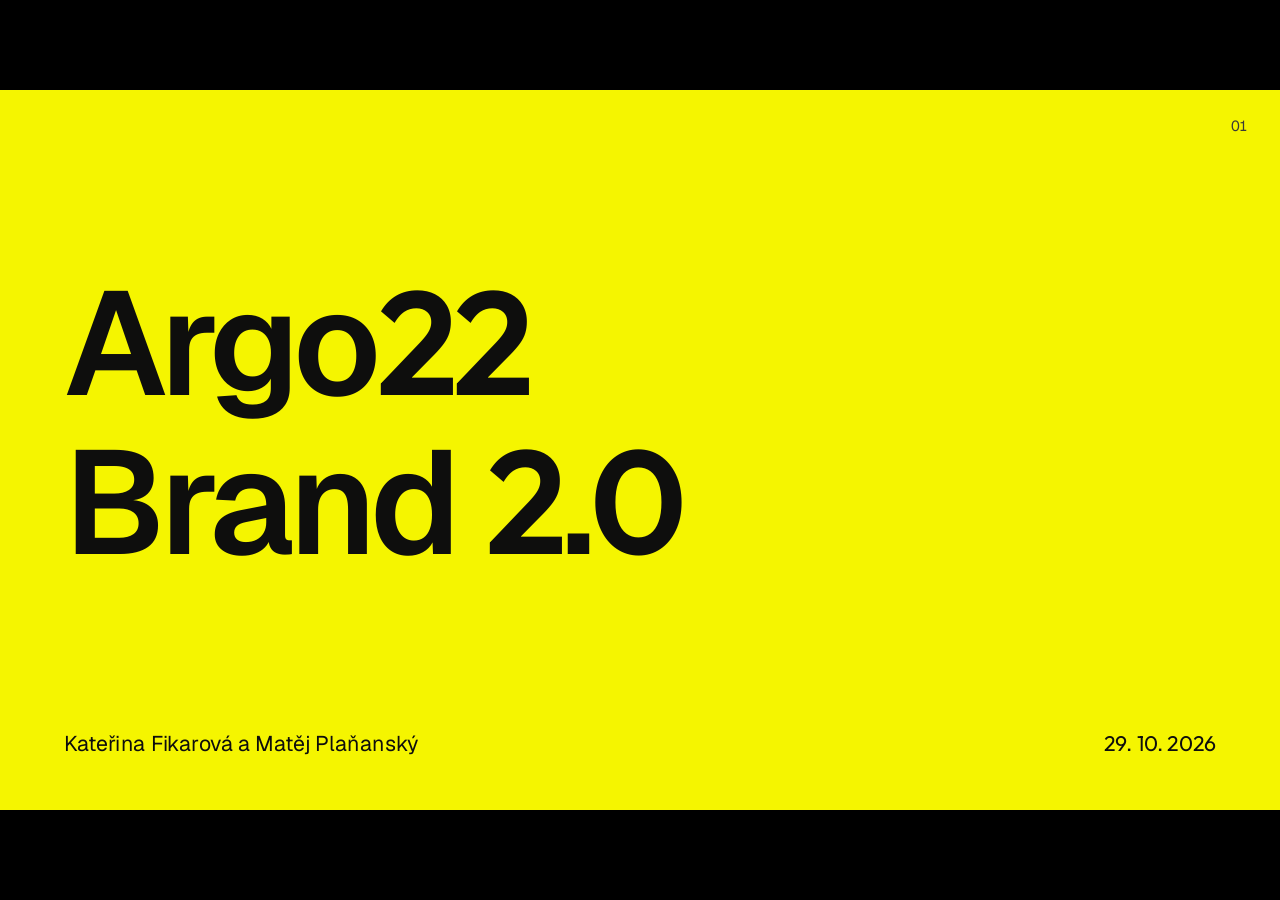
<file: index.html>
<!doctype html>
<html lang="cs">
<head>
<meta charset="utf-8">
<meta name="viewport" content="width=device-width, initial-scale=1, viewport-fit=cover">
<title>Argo22 / Brand 2.0 / Digitální produkty, které plní, co slibují</title>
<link rel="stylesheet" href="styles.css">
</head>
<body>
<!--
  JAK UPRAVOVAT
  - Každý slide je <section class="slide">. Pořadí slidů = pořadí sekcí.
  - Texty přepisujte přímo tady.
  - Páska (vždy z assets/paska.svg, nikdy se nekreslí v CSS):
      <div class="tape"></div>                 žlutá páska přes celou šířku
      <div class="tape ink"></div>             černá (na žlutém pozadí)
      <div class="tape draw"></div>            dílky naskočí jednou zleva doprava
      <div class="tape" data-crop="1180 560"></div>  jen výřez pásky (od x, šířka) pro malé prvky
  - Plnící se pruh: <div class="bar" style="--to:60%"></div>  (--to = kolik je hotovo; naleje se jednou)
  - Číslo slidu se doplní samo (hlavička vpravo, nebo štítek vpravo dole).
  - Mockupy jsou obrázky ve složce assets/. Stačí přepsat src.
  - Automatické akce: data-auto="type | scroll | count | video"
  - Ovládání: první klik zapne celou obrazovku, každý další klik = další slide, pravé tlačítko = zpět.
-->
<template id="tape-svg"><svg class="tape-svg" viewBox="0 0 1984.18 72.8" xmlns="http://www.w3.org/2000/svg" fill="currentColor" aria-hidden="true"><path style="--i:0" d="M4,72.57c-.99,0-1.99-.37-2.76-1.11-1.6-1.53-1.66-4.06-.13-5.66L44.67,20.17c1.53-1.6,4.06-1.66,5.66-.13,1.6,1.53,1.66,4.06.13,5.66L6.89,71.33c-.79.82-1.84,1.24-2.89,1.24Z"/><path style="--i:1" d="M66.35,72.57c-.99,0-1.99-.37-2.76-1.11-1.6-1.53-1.66-4.06-.13-5.66l43.56-45.63c1.53-1.6,4.06-1.66,5.66-.13,1.6,1.53,1.66,4.06.13,5.66l-43.56,45.63c-.79.82-1.84,1.24-2.89,1.24Z"/><path style="--i:2" d="M128.69,72.57c-.99,0-1.99-.37-2.76-1.11-1.6-1.53-1.66-4.06-.13-5.66l43.56-45.63c1.53-1.6,4.06-1.66,5.66-.13,1.6,1.53,1.66,4.06.13,5.66l-43.56,45.63c-.79.82-1.84,1.24-2.89,1.24Z"/><path style="--i:3" d="M191.04,72.57c-.99,0-1.99-.37-2.76-1.11-1.6-1.53-1.66-4.06-.13-5.66l43.56-45.63c1.53-1.6,4.06-1.66,5.66-.13,1.6,1.53,1.66,4.06.13,5.66l-43.56,45.63c-.79.82-1.84,1.24-2.89,1.24Z"/><path style="--i:4" d="M253.39,72.57c-.99,0-1.99-.37-2.76-1.11-1.6-1.53-1.66-4.06-.13-5.66l43.56-45.63c1.53-1.6,4.06-1.66,5.66-.13,1.6,1.53,1.66,4.06.13,5.66l-43.56,45.63c-.79.82-1.84,1.24-2.89,1.24Z"/><path style="--i:5" d="M315.73,72.57c-.99,0-1.99-.37-2.76-1.11-1.6-1.53-1.66-4.06-.13-5.66l43.56-45.63c1.53-1.6,4.06-1.66,5.66-.13,1.6,1.53,1.66,4.06.13,5.66l-43.56,45.63c-.79.82-1.84,1.24-2.89,1.24Z"/><path style="--i:6" d="M378.08,72.57c-.99,0-1.99-.37-2.76-1.11-1.6-1.53-1.66-4.06-.13-5.66l43.56-45.63c1.53-1.6,4.06-1.66,5.66-.13,1.6,1.53,1.66,4.06.13,5.66l-43.56,45.63c-.79.82-1.84,1.24-2.89,1.24Z"/><path style="--i:7" d="M440.43,72.57c-.99,0-1.99-.37-2.76-1.11-1.6-1.53-1.66-4.06-.13-5.66l43.56-45.63c1.53-1.6,4.06-1.66,5.66-.13,1.6,1.53,1.66,4.06.13,5.66l-43.56,45.63c-.79.82-1.84,1.24-2.89,1.24Z"/><path style="--i:8" d="M502.77,72.57c-.99,0-1.99-.37-2.76-1.11-1.6-1.53-1.66-4.06-.13-5.66l43.56-45.63c1.53-1.6,4.06-1.66,5.66-.13,1.6,1.53,1.66,4.06.13,5.66l-43.56,45.63c-.79.82-1.84,1.24-2.89,1.24Z"/><path style="--i:9" d="M565.12,72.57c-.99,0-1.99-.37-2.76-1.11-1.6-1.53-1.66-4.06-.13-5.66l43.56-45.63c1.53-1.6,4.06-1.66,5.66-.13,1.6,1.53,1.66,4.06.13,5.66l-43.56,45.63c-.79.82-1.84,1.24-2.89,1.24Z"/><path style="--i:10" d="M627.47,72.57c-.99,0-1.99-.37-2.76-1.11-1.6-1.53-1.66-4.06-.13-5.66l43.56-45.63c1.53-1.6,4.06-1.66,5.66-.13,1.6,1.53,1.66,4.06.13,5.66l-43.56,45.63c-.79.82-1.84,1.24-2.89,1.24Z"/><path style="--i:11" d="M689.81,72.57c-.99,0-1.99-.37-2.76-1.11-1.6-1.53-1.66-4.06-.13-5.66l43.56-45.63c1.53-1.6,4.06-1.66,5.66-.13,1.6,1.53,1.66,4.06.13,5.66l-43.56,45.63c-.79.82-1.84,1.24-2.89,1.24Z"/><path style="--i:12" d="M752.16,72.57c-.99,0-1.99-.37-2.76-1.11-1.6-1.53-1.66-4.06-.13-5.66l43.56-45.63c1.53-1.6,4.06-1.66,5.66-.13,1.6,1.53,1.66,4.06.13,5.66l-43.56,45.63c-.79.82-1.84,1.24-2.89,1.24Z"/><path style="--i:13" d="M814.51,72.57c-.99,0-1.99-.37-2.76-1.11-1.6-1.53-1.66-4.06-.13-5.66l43.56-45.63c1.53-1.6,4.06-1.66,5.66-.13,1.6,1.53,1.66,4.06.13,5.66l-43.56,45.63c-.79.82-1.84,1.24-2.89,1.24Z"/><path style="--i:14" d="M876.85,72.57c-.99,0-1.99-.37-2.76-1.11-1.6-1.53-1.66-4.06-.13-5.66l43.56-45.63c1.53-1.6,4.06-1.66,5.66-.13,1.6,1.53,1.66,4.06.13,5.66l-43.56,45.63c-.79.82-1.84,1.24-2.89,1.24Z"/><path style="--i:15" d="M939.2,72.57c-.99,0-1.99-.37-2.76-1.11-1.6-1.53-1.66-4.06-.13-5.66l43.56-45.63c1.53-1.6,4.06-1.66,5.66-.13,1.6,1.53,1.66,4.06.13,5.66l-43.56,45.63c-.79.82-1.84,1.24-2.89,1.24Z"/><path style="--i:16" d="M1001.55,72.57c-.99,0-1.99-.37-2.76-1.11-1.6-1.53-1.66-4.06-.13-5.66l43.56-45.63c1.53-1.6,4.06-1.66,5.66-.13,1.6,1.53,1.66,4.06.13,5.66l-43.56,45.63c-.79.82-1.84,1.24-2.89,1.24Z"/><path style="--i:17" d="M1063.89,72.57c-.99,0-1.99-.37-2.76-1.11-1.6-1.53-1.66-4.06-.13-5.66l43.56-45.63c1.53-1.6,4.06-1.66,5.66-.13,1.6,1.53,1.66,4.06.13,5.66l-43.56,45.63c-.79.82-1.84,1.24-2.89,1.24Z"/><path style="--i:18" d="M1126.24,72.57c-.99,0-1.99-.37-2.76-1.11-1.6-1.53-1.66-4.06-.13-5.66l43.56-45.63c1.53-1.6,4.06-1.66,5.66-.13,1.6,1.53,1.66,4.06.13,5.66l-43.56,45.63c-.79.82-1.84,1.24-2.89,1.24Z"/><path style="--i:19" d="M1188.59,72.57c-.99,0-1.99-.37-2.76-1.11-1.6-1.53-1.66-4.06-.13-5.66l43.56-45.63c1.53-1.6,4.06-1.66,5.66-.13,1.6,1.53,1.66,4.06.13,5.66l-43.56,45.63c-.79.82-1.84,1.24-2.89,1.24Z"/><path style="--i:20" d="M1250.8,72.57c-.99,0-1.99-.37-2.76-1.11-1.6-1.53-1.66-4.06-.13-5.66l43.56-45.63c1.53-1.6,4.06-1.66,5.66-.13,1.6,1.53,1.66,4.06.13,5.66l-43.56,45.63c-.79.82-1.84,1.24-2.89,1.24Z"/><path style="--i:21" d="M1356.85,72.57c-1.06,0-2.11-.41-2.89-1.24l-43.56-45.63c-1.53-1.6-1.47-4.13.13-5.66,1.6-1.53,4.13-1.47,5.66.13l43.56,45.63c1.53,1.6,1.47,4.13-.13,5.66-.77.74-1.77,1.11-2.76,1.11Z"/><path style="--i:22" d="M1371.43,72.59l.02-5.29,7.1-2.36,40.28.12-.02,7.67-47.37-.15ZM1371.45,67.31l26.29-27.6c2.82-3.03,5.03-5.62,6.65-7.75,1.62-2.14,2.75-4.09,3.41-5.85.66-1.76.99-3.61.99-5.54.01-3.94-1.2-7-3.62-9.19-2.43-2.18-5.59-3.28-9.5-3.29-3.77-.01-7.06.88-9.87,2.67-2.82,1.79-5.32,4.51-7.53,8.17l-6.05-5.2c2.82-4.48,6.19-7.89,10.1-10.23,3.91-2.34,8.44-3.5,13.57-3.48,4.32.01,8.08.87,11.29,2.58,3.21,1.7,5.69,4.09,7.43,7.17,1.74,3.08,2.6,6.69,2.59,10.84,0,2.83-.39,5.42-1.15,7.77-.76,2.35-2.05,4.76-3.88,7.25-1.82,2.48-4.42,5.48-7.79,8.99l-21.85,22.43-11.1.28Z"/><path style="--i:23" d="M1434.21,72.65l.02-5.29,7.1-2.36,40.28.12-.02,7.67-47.37-.15ZM1434.23,67.36l26.29-27.6c2.82-3.03,5.03-5.62,6.65-7.75,1.62-2.14,2.75-4.09,3.41-5.85.66-1.76.99-3.61.99-5.54.01-3.94-1.2-7-3.62-9.19-2.43-2.18-5.59-3.28-9.5-3.29-3.77-.01-7.06.88-9.87,2.67-2.82,1.79-5.32,4.51-7.53,8.17l-6.05-5.2c2.82-4.48,6.19-7.89,10.1-10.23,3.91-2.34,8.44-3.5,13.57-3.48,4.32.01,8.08.87,11.29,2.58,3.21,1.7,5.69,4.09,7.43,7.17,1.74,3.08,2.6,6.69,2.59,10.84,0,2.83-.39,5.42-1.15,7.77-.76,2.35-2.05,4.76-3.88,7.25-1.82,2.48-4.42,5.48-7.79,8.99l-21.85,22.43-11.1.28Z"/><path style="--i:24" d="M1500.19,72.57c-.99,0-1.99-.37-2.76-1.11-1.6-1.53-1.66-4.06-.13-5.66l43.56-45.63c1.53-1.6,4.06-1.66,5.66-.13,1.6,1.53,1.66,4.06.13,5.66l-43.56,45.63c-.79.82-1.84,1.24-2.89,1.24Z"/><path style="--i:25" d="M1562.54,72.57c-.99,0-1.99-.37-2.76-1.11-1.6-1.53-1.66-4.06-.13-5.66l43.56-45.63c1.53-1.6,4.06-1.66,5.66-.13,1.6,1.53,1.66,4.06.13,5.66l-43.56,45.63c-.79.82-1.84,1.24-2.89,1.24Z"/><path style="--i:26" d="M1624.88,72.57c-.99,0-1.99-.37-2.76-1.11-1.6-1.53-1.66-4.06-.13-5.66l43.56-45.63c1.53-1.6,4.06-1.66,5.66-.13,1.6,1.53,1.66,4.06.13,5.66l-43.56,45.63c-.79.82-1.84,1.24-2.89,1.24Z"/><path style="--i:27" d="M1687.23,72.57c-.99,0-1.99-.37-2.76-1.11-1.6-1.53-1.66-4.06-.13-5.66l43.56-45.63c1.53-1.6,4.06-1.66,5.66-.13,1.6,1.53,1.66,4.06.13,5.66l-43.56,45.63c-.79.82-1.84,1.24-2.89,1.24Z"/><path style="--i:28" d="M1749.58,72.57c-.99,0-1.99-.37-2.76-1.11-1.6-1.53-1.66-4.06-.13-5.66l43.56-45.63c1.53-1.6,4.06-1.66,5.66-.13,1.6,1.53,1.66,4.06.13,5.66l-43.56,45.63c-.79.82-1.84,1.24-2.89,1.24Z"/><path style="--i:29" d="M1811.93,72.57c-.99,0-1.99-.37-2.76-1.11-1.6-1.53-1.66-4.06-.13-5.66l43.56-45.63c1.53-1.6,4.06-1.66,5.66-.13,1.6,1.53,1.66,4.06.13,5.66l-43.56,45.63c-.79.82-1.84,1.24-2.89,1.24Z"/><path style="--i:30" d="M1874.27,72.57c-.99,0-1.99-.37-2.76-1.11-1.6-1.53-1.66-4.06-.13-5.66l43.56-45.63c1.53-1.6,4.06-1.66,5.66-.13,1.6,1.53,1.66,4.06.13,5.66l-43.56,45.63c-.79.82-1.84,1.24-2.89,1.24Z"/><path style="--i:31" d="M1936.62,72.57c-.99,0-1.99-.37-2.76-1.11-1.6-1.53-1.66-4.06-.13-5.66l43.56-45.63c1.53-1.6,4.06-1.66,5.66-.13,1.6,1.53,1.66,4.06.13,5.66l-43.56,45.63c-.79.82-1.84,1.24-2.89,1.24Z"/></svg></template>
<template id="logo-svg"><svg width="113" height="33" viewBox="0 0 113 33" fill="none" xmlns="http://www.w3.org/2000/svg" ><path d="M9.80922 0.914852H14.9844C15.0257 0.914852 15.0627 0.940251 15.0784 0.976938L24.7867 24.8619C24.8137 24.9283 24.7639 24.9988 24.6927 24.9988H19.9119C19.8706 24.9988 19.8336 24.9734 19.8179 24.9353L17.7507 19.7285C17.735 19.6904 17.698 19.665 17.6567 19.665H7.13691C7.09562 19.665 7.0586 19.6904 7.04294 19.7285L4.97571 24.9353C4.96005 24.9734 4.92303 24.9988 4.88174 24.9988H0.100911C0.0297255 24.9988 -0.0186808 24.9268 0.00694607 24.8619L9.71525 0.976938C9.73091 0.93884 9.76793 0.914852 9.80922 0.914852ZM15.9924 15.1454L12.4673 6.09767C12.4474 6.04687 12.3747 6.04687 12.3548 6.09767L8.80123 15.1454C8.78557 15.1849 8.81546 15.2272 8.85818 15.2272H15.9369C15.9796 15.2272 16.0081 15.1849 15.9938 15.1454H15.9924Z" fill="currentColor"></path><path d="M25.9741 7.93346H30.389C30.4445 7.93346 30.4901 7.97861 30.4901 8.03364V9.58016C30.4901 9.63802 30.5655 9.662 30.5997 9.61544C30.7748 9.37697 31.1678 8.91132 31.827 8.46684C32.7638 7.8361 33.9041 7.52002 35.2467 7.52002C35.7265 7.52002 36.2063 7.55106 36.6861 7.61174C36.7373 7.61879 36.7743 7.66112 36.7743 7.71192V11.5641C36.7743 11.6262 36.7188 11.6728 36.6562 11.6615C36.2262 11.5853 35.7692 11.5458 35.2809 11.5458C33.823 11.5458 32.6598 11.9366 31.7914 12.7155C30.9229 13.4959 30.4901 14.5513 30.4901 15.8805V24.8986C30.4901 24.9537 30.4445 24.9988 30.389 24.9988H25.9741C25.9185 24.9988 25.873 24.9537 25.873 24.8986V8.03364C25.873 7.97861 25.9185 7.93346 25.9741 7.93346Z" fill="currentColor"></path><path fill-rule="evenodd" d="M42.072 31.9497C40.7992 31.5828 39.7001 31.0607 38.7747 30.3834C37.8763 29.7273 37.2186 28.9568 36.7986 28.0749C36.7772 28.0284 36.7943 27.9733 36.8384 27.9465L40.1115 25.9809C40.1585 25.9527 40.2197 25.9682 40.2482 26.0148C40.7166 26.7782 41.4797 27.4033 42.5404 27.8901C43.6395 28.3938 44.861 28.6464 46.2036 28.6464C47.7071 28.6464 48.8531 28.2852 49.6405 27.5627C50.4263 26.8402 50.8207 25.8708 50.8207 24.6559V22.7665C50.8207 22.7143 50.7581 22.6861 50.7196 22.7228C50.5061 22.9203 49.9565 23.386 49.1023 23.8135C47.979 24.3751 46.7119 24.6559 45.301 24.6559C43.7036 24.6559 42.2514 24.2834 40.9444 23.537C39.636 22.7919 38.6124 21.7703 37.872 20.475C37.1303 19.1796 36.7615 17.7276 36.7615 16.1218C36.7615 14.5161 37.1317 13.0598 37.872 11.7518C38.6124 10.4437 39.636 9.41225 40.9444 8.65451C42.2514 7.89819 43.7036 7.51861 45.301 7.51861C46.7361 7.51861 48.0203 7.79941 49.155 8.36101C49.995 8.77869 50.5061 9.35299 50.7139 9.6225C50.7495 9.66765 50.8221 9.64225 50.8221 9.58581V8.03224C50.8221 7.9772 50.8677 7.93205 50.9232 7.93205H55.3382C55.3937 7.93205 55.4392 7.9772 55.4392 8.03224V24.7237C55.4392 26.2603 55.0748 27.6135 54.3458 28.7833C53.6169 29.953 52.552 30.8646 51.1524 31.5193C49.7515 32.1726 48.1028 32.5 46.205 32.5C44.7229 32.5 43.3462 32.3166 42.0734 31.9497H42.072ZM48.5114 19.9585C49.2404 19.5803 49.807 19.0583 50.2128 18.3936C50.6171 17.729 50.8207 16.9713 50.8207 16.1232C50.8207 15.2752 50.6129 14.478 50.1957 13.8006C49.7786 13.1247 49.2119 12.597 48.4944 12.2174C47.7768 11.8393 46.9553 11.6502 46.0299 11.6502C45.1045 11.6502 44.3571 11.8449 43.6523 12.2344C42.9462 12.6252 42.3909 13.1586 41.9851 13.8345C41.5794 14.5118 41.3772 15.2738 41.3772 16.1218C41.3772 16.9699 41.5794 17.7276 41.9851 18.3922C42.3895 19.0583 42.9447 19.5789 43.6523 19.9571C44.3585 20.3353 45.1501 20.5243 46.0299 20.5243C46.9553 20.5243 47.7825 20.3353 48.5114 19.9571V19.9585Z" fill="currentColor"></path><path fill-rule="evenodd" d="M61.9641 24.2594C60.5518 23.4918 59.4413 22.425 58.6312 21.0591C57.8211 19.6946 57.4154 18.1523 57.4154 16.4309C57.4154 14.7094 57.8197 13.2024 58.6312 11.8379C59.4413 10.4734 60.5575 9.41225 61.9812 8.65592C63.4049 7.89959 64.9724 7.52002 66.6852 7.52002C68.3979 7.52002 69.9654 7.89818 71.3891 8.65592C72.8128 9.41225 73.929 10.4748 74.7391 11.8379C75.5492 13.2024 75.9535 14.7334 75.9535 16.4309C75.9535 18.1284 75.5478 19.6946 74.7391 21.0591C73.929 22.425 72.8171 23.4904 71.4062 24.2594C69.9939 25.0284 68.4207 25.4122 66.6852 25.4122C64.9497 25.4122 63.375 25.0284 61.9641 24.2594ZM69.0642 20.664C69.7704 20.2506 70.3256 19.6777 70.7299 18.944C71.1343 18.2102 71.3379 17.3847 71.3379 16.4661C71.3379 15.5475 71.1357 14.7235 70.7299 13.9883C70.3242 13.2546 69.7689 12.6803 69.0642 12.2682C68.358 11.8548 67.565 11.6488 66.6866 11.6488C65.8082 11.6488 65.0137 11.8548 64.309 12.2682C63.6028 12.6817 63.0476 13.2546 62.6418 13.9883C62.2361 14.7221 62.0339 15.5489 62.0339 16.4661C62.0339 17.3833 62.2361 18.2102 62.6418 18.944C63.0462 19.6777 63.6014 20.252 64.309 20.664C65.0152 21.0775 65.8067 21.2835 66.6866 21.2835C67.5664 21.2835 68.358 21.0775 69.0642 20.664Z" fill="currentColor"></path><path d="M77.6591 19.3052C78.1916 18.2158 78.932 17.2126 79.8816 16.294C80.8298 15.3768 82.057 14.4018 83.5619 13.3689L84.1171 12.9554C85.2504 12.1765 86.1245 11.5444 86.7382 11.0632C87.3504 10.582 87.8658 10.0543 88.2829 9.47998C88.7001 8.90709 88.9079 8.29892 88.9079 7.65689C88.9079 6.76228 88.5776 6.03982 87.9184 5.4895C87.2593 4.93919 86.3609 4.66403 85.2276 4.66403C84.0943 4.66403 83.2017 4.97306 82.4158 5.59251C81.6512 6.19362 81.1487 7.0332 80.9095 8.10984C80.8981 8.16346 80.8454 8.19874 80.7913 8.18604L76.7466 7.33235C76.6939 7.32106 76.6597 7.27167 76.6668 7.21946C76.8619 5.90577 77.3488 4.7487 78.129 3.75249C78.9277 2.7323 79.957 1.93505 81.2184 1.36075C82.4798 0.787856 83.8964 0.5 85.4711 0.5C87.0457 0.5 88.4566 0.792089 89.7066 1.37768C90.9566 1.96327 91.9333 2.76052 92.6395 3.76942C93.3456 4.77833 93.6987 5.91423 93.6987 7.17572C93.6987 8.43721 93.4211 9.55618 92.8658 10.5298C92.3106 11.5048 91.6443 12.3247 90.8698 12.9907C90.0939 13.6567 89.0474 14.4356 87.7277 15.3302C87.5198 15.4671 87.3105 15.6167 87.1026 15.7775C86.7553 16.0075 86.4079 16.2474 86.0605 16.5C85.0183 17.2112 84.1854 17.8927 83.5604 18.5474C82.9525 19.1838 82.5852 19.9232 82.4585 20.7656C82.4528 20.8023 82.4827 20.8348 82.5197 20.8348H93.7357C93.7913 20.8348 93.8368 20.8799 93.8368 20.935V24.8986C93.8368 24.9537 93.7913 24.9988 93.7357 24.9988H76.9615C76.906 24.9988 76.8604 24.9537 76.8604 24.8986V22.8991C76.8604 21.5911 77.1267 20.3931 77.6591 19.3038V19.3052Z" fill="currentColor"></path><path d="M96.8223 19.3052C97.3548 18.2158 98.0951 17.2126 99.0448 16.294C99.993 15.3768 101.22 14.4018 102.725 13.3689L103.28 12.9554C104.414 12.1765 105.288 11.5444 105.901 11.0632C106.514 10.582 107.029 10.0543 107.446 9.47998C107.863 8.90709 108.071 8.29892 108.071 7.65689C108.071 6.76228 107.741 6.03982 107.082 5.4895C106.422 4.93919 105.524 4.66403 104.391 4.66403C103.258 4.66403 102.365 4.97306 101.579 5.59251C100.814 6.19362 100.312 7.0332 100.073 8.10984C100.061 8.16346 100.009 8.19874 99.9545 8.18604L95.9097 7.33235C95.8571 7.32106 95.8229 7.27167 95.83 7.21946C96.0251 5.90577 96.512 4.7487 97.2922 3.75249C98.0909 2.7323 99.1202 1.93505 100.382 1.36075C101.643 0.787856 103.06 0.5 104.634 0.5C106.209 0.5 107.62 0.792089 108.87 1.37768C110.12 1.96327 111.096 2.76052 111.803 3.76942C112.509 4.77833 112.862 5.91423 112.862 7.17572C112.862 8.43721 112.584 9.55618 112.029 10.5298C111.474 11.5048 110.807 12.3247 110.033 12.9907C109.257 13.6567 108.211 14.4356 106.891 15.3302C106.683 15.4671 106.474 15.6167 106.266 15.7775C105.918 16.0075 105.571 16.2474 105.224 16.5C104.182 17.2112 103.349 17.8927 102.724 18.5474C102.116 19.1838 101.748 19.9232 101.622 20.7656C101.616 20.8023 101.646 20.8348 101.683 20.8348H112.899C112.954 20.8348 113 20.8799 113 20.935V24.8986C113 24.9537 112.954 24.9988 112.899 24.9988H96.1247C96.0692 24.9988 96.0236 24.9537 96.0236 24.8986V22.8991C96.0236 21.5911 96.2899 20.3931 96.8223 19.3038V19.3052Z" fill="currentColor"></path></svg></template>

<main class="viewport" aria-roledescription="prezentace">
<div class="stage" id="stage">

<!-- ===================== 01 · TITUL ===================== -->
<section class="slide yellow" data-seconds="15" aria-label="Titul">
  <div class="grow"></div>
  <h1 class="h1 in" style="font-size:220px">Argo22<br>Brand 2.0</h1>
  <div class="grow"></div>
  <div class="row in" style="--d:.4s;justify-content:space-between;font-size:32px;margin-top:40px"><span>Kateřina Fikarová a&nbsp;Matěj Plaňanský</span><span class="num">29. 10. 2026</span></div>
</section>

<!-- ===================== 02 · TÝM ===================== -->
<section class="slide white" data-seconds="25" aria-label="Tým">
  <div class="head"><span>Náš tým</span><span data-num></span></div>
  <h2 class="h2 in" style="margin-top:60px">Slibujeme, že naplníme<br>vaše očekávání.</h2>
  <div class="grow"></div>
  <div class="row" style="gap:120px;justify-content:center">
    <figure class="col in" style="margin:0;align-items:center;--d:.3s"><img class="portrait" src="assets/tym-katerina.jpg" alt="Kateřina Fikarová"><figcaption style="font-size:40px;font-weight:600">Káťa</figcaption></figure>
    <figure class="col in" style="margin:0;align-items:center;--d:.5s"><img class="portrait" src="assets/tym-matej.jpg" alt="Matěj Plaňanský"><figcaption style="font-size:40px;font-weight:600">Matěj</figcaption></figure>
  </div>
  <div class="grow"></div>
</section>

<!-- ===================== 03 · MOODBOARD ===================== -->
<section class="slide" data-seconds="30" aria-label="Moodboard">
  <div class="head"><span>Moodboard / Z čeho vycházíme</span><span data-num></span></div>
  <!-- moodboard: celé fotky ze složky Moodboard (bez ořezu), barevné akcenty přebarvené na #F5F500 -->
  <div class="mood">
    <img class="in" src="assets/mood-7.jpg" alt="Zvýrazňovač přelije fotku: zvýraznit to podstatné" style="left:321px;top:176px;width:265px;height:372px;--d:0.10s">
    <img class="in" src="assets/mood-0.jpg" alt="Plakát Le Tour de France s pásy přes text" style="left:619px;top:202px;width:293px;height:372px;--d:0.18s">
    <img class="in" src="assets/mood-5.jpg" alt="Páska s nápisem v prostoru na podlaze" style="left:946px;top:186px;width:248px;height:372px;--d:0.26s">
    <img class="in" src="assets/mood-2.jpg" alt="Plakát Kunstraum Baden s pásy přes typografii" style="left:1228px;top:208px;width:260px;height:372px;--d:0.34s">
    <img class="in" src="assets/mood-6.jpg" alt="Staedtler: zvýrazněná slova v citaci" style="left:418px;top:618px;width:273px;height:372px;--d:0.42s">
    <img class="in" src="assets/mood-1.jpg" alt="Plakát Biennale OFF s diagonálními páskami" style="left:725px;top:596px;width:252px;height:372px;--d:0.50s">
    <img class="in" src="assets/mood-4.jpg" alt="Žlutá linie na podlaze vede krok za krokem" style="left:1011px;top:626px;width:279px;height:372px;--d:0.58s">
    <img class="in" src="assets/mood-3.jpg" alt="Plakát Design für Design se žlutými slovy" style="left:1324px;top:604px;width:289px;height:372px;--d:0.66s">
  </div>
</section>

<!-- ===================== 04 · CITACE KLIENTA ===================== -->
<section class="slide" data-seconds="25" aria-label="Citace klienta">
  <div class="head"><span>Výchozí bod / Slovo klienta</span><span data-num></span></div>
  <div class="grow"></div>
  <p class="h2 in" style="font-weight:500;font-size:96px;line-height:1.08">„Tým Argo22 <span class="hl" style="--d:.7s">plní své sliby</span>,<br>což v&nbsp;programování není běžné.“</p>
  <div class="grow"></div>
  <div class="proof in" style="--d:1.6s">
    <p class="proof-src">²² Petr Voves, CEO Ochutnej Ořech, na&nbsp;argo22.com</p>
    <p><b>Obraz navrch, důkaz pod ním.</b> Legenda o&nbsp;zlatém rounu vznikla z&nbsp;praxe: ovčí kůže v&nbsp;bystřinách chytaly zlatinky. Efektní&nbsp;vrstva, pod ní fakt.</p>
  </div>
</section>

<!-- ===================== 05 · MYŠLENKA + CLAIM ===================== -->
<section class="slide" data-seconds="30" aria-label="Myšlenka">
  <div class="head"><span>Myšlenka</span><span data-num></span></div>
  <div class="row" style="flex:1;align-items:center;gap:100px">
    <div class="col" style="flex:1;max-width:1500px">
      <h2 class="h1 in" style="--d:.3s;font-size:128px">Digitální produkty,<br>které plní, co&nbsp;slibují.</h2>
      <p class="lead in" style="--d:.7s">Sliby dává každý. Argo22 ukáže, komu a&nbsp;kdy je splnilo.</p>
      <p class="in" style="--d:1s;font-size:34px;margin:0"><b>Tvůrce 70&nbsp;%</b> plní pásku. <b style="color:var(--yel)">Mudrc 30&nbsp;%</b> dokládá ²².</p>
    </div>
  </div>
</section>

<!-- ===================== 06 · KLID: PÁSKA SE PLNÍ ===================== -->
<section class="slide" data-seconds="30" aria-label="Klid">
  <div class="head"><span>Vizuální systém / Páska</span><span data-num></span></div>
  <div class="col in" style="margin-top:50px;gap:10px"><span class="small">Ze zadání / Dojem</span><span class="h3" style="font-weight:400">„Klid: klient přestane projekt hlídat.“</span></div>
  <div class="grow"></div>
  <div class="col" style="gap:36px">
    <div class="row in" style="align-items:center;gap:40px;--d:.2s"><span class="h3" style="width:340px">Slíbeno</span><div class="bar grow" style="--to:6%"></div></div>
    <div class="row in" style="align-items:center;gap:40px;--d:.4s"><span class="h3" style="width:340px">Plníme</span><div class="bar grow" style="--to:58%;--fd:.3s"></div></div>
    <div class="row in" style="align-items:center;gap:40px;--d:.6s"><span class="h3" style="width:340px">Splněno.<span class="idx">22</span></span><div class="bar grow" style="--to:100%;--fd:.6s"></div></div>
  </div>
  <div class="grow"></div>
</section>

<!-- ===================== 07 · PROČ PÁSKA ===================== -->
<section class="slide" data-seconds="45" aria-label="Proč páska">
  <div class="head"><span>Vizuální systém / Proč páska</span><span data-num></span></div>
  <div class="why-top">
    <div class="col in" style="gap:22px">
      <p class="h3" style="font-weight:500">Digitální produkty,<br>které plní, co&nbsp;slibují.</p>
      <p class="lead">Slovo plnit tu znamená obojí: splnit slib i&nbsp;naplnit&nbsp;hladinu.</p>
    </div>
    <div class="why-tape in" style="--d:.3s"><div class="tape draw" data-crop="1180 620"></div><span class="why-mark" aria-hidden="true">↑ A&nbsp;/ stříška</span></div>
  </div>
  <div class="why-text in" style="--d:.6s">
    <div class="col">
      <p>Hlavním vizuálním prvkem je <b>páska</b>. Není&nbsp;to jen ozdoba, funguje jako <b>měrka</b>, podle které se plní hladina, a&nbsp;ukazuje, kolik je hotovo.</p>
      <p>Páska je <b>nakloněná</b>, aby tvarem ladila s&nbsp;dvojkou a&nbsp;písmenem A&nbsp;z&nbsp;loga. Díky&nbsp;tomu je okamžitě rozpoznatelná jako Argo22.</p>
      <p>Když otočíme poslední čárku před dvojkami, vznikne z&nbsp;ní spolu se sousední čárkou <b>pomyslné písmeno A</b>, takže páska v&nbsp;sobě nese celé logo Argo22.</p>
    </div>
    <div class="col">
      <p>Dvě čárky nakloněné k&nbsp;sobě zároveň tvoří <b>siluetu stříšky</b>. Ta&nbsp;symbolizuje vaši digitální dílnu pod jednou střechou, kde strategie, design i&nbsp;vývoj vznikají na jednom místě.</p>
      <p>V&nbsp;pohybu se páska jemně vlní jako hladina, která se plní. Kdo&nbsp;o&nbsp;Argonautech nikdy neslyšel, vidí v&nbsp;tom měrku a&nbsp;stoupající výsledky. Kdo&nbsp;mýtus zná, tomu může připomenout i&nbsp;vodu, po které plula loď Argó.</p>
    </div>
  </div>
</section>

<!-- ===================== 08 · CO JSME ZACHOVALI A PROČ ===================== -->
<section class="slide" data-seconds="40" aria-label="Co jsme zachovali">
  <div class="head"><span>Z původního designu</span><span data-num></span></div>
  <div style="display:grid;grid-template-columns:repeat(2,minmax(0,1fr));gap:80px;margin-top:60px;flex:1">
    <div class="col in">
      <span class="h3">Zachovali jsme</span>
      <div class="col" style="gap:0;font-size:40px;line-height:1.25">
        <div style="padding:22px 0;border-top:2px solid var(--line)"><b>Logo a&nbsp;žlutou #F5F500.</b><br><span style="color:var(--mute)">Žlutá teď znamená jediné: splněno.</span></div>
        <div style="padding:22px 0;border-top:2px solid var(--line)"><b>Černou a&nbsp;bílou.</b><br><span style="color:var(--mute)">Tichý systém, žlutá je jeho jediný hlas.</span></div>
        <div style="padding:22px 0;border-top:2px solid var(--line)"><b>Geist a&nbsp;editoriální sazbu.</b><br><span style="color:var(--mute)">Velká čísla a&nbsp;jasná hierarchie.</span></div>
      </div>
    </div>
    <div class="col in" style="--d:.3s">
      <span class="h3" style="color:var(--yel)">Změnili jsme</span>
      <div class="col" style="gap:0;font-size:40px;line-height:1.25">
        <div style="padding:22px 0;border-top:2px solid var(--line)"><b>Číslice z&nbsp;Outfitu.</b><br><span style="color:var(--mute)">Oblé dvojky se sklonem lomítek pásky.</span></div>
        <div style="padding:22px 0;border-top:2px solid var(--line)"><b>Hairline linky → páska.</b><br><span style="color:var(--mute)">Linka nic neříká. Páska ukazuje stav.</span></div>
        <div style="padding:22px 0;border-top:2px solid var(--line)"><b>Ostré tvary → zaoblená lomítka.</b><br><span style="color:var(--mute)">Severské, ale ne chladné.</span></div>
      </div>
    </div>
  </div>
  <div class="tape draw" style="margin-top:20px"></div>
</section>

<!-- ===================== 09 · JEDNA PÁSKA ===================== -->
<section class="slide" data-seconds="25" aria-label="Jedna páska">
  <div class="head"><span>Design a řemeslo</span><span data-num></span></div>
  <div class="col in" style="margin-top:50px;gap:10px"><span class="small">Ze zadání / Vize</span><span class="h3" style="font-weight:400">„Velký digitální produkt nemusí padat na&nbsp;švech mezi&nbsp;dodavateli.“</span></div>
  <div class="grow"></div>
  <div class="in" style="--d:.4s">
    <div style="display:grid;grid-template-columns:repeat(4,minmax(0,1fr));font-size:40px;font-weight:600;margin-bottom:16px"><span>Discovery</span><span style="color:var(--yel)">Design</span><span>Vývoj</span><span>Provoz</span></div>
    <div class="bar" style="--to:100%"></div>
  </div>
  <div class="grow"></div>
</section>

<!-- ===================== 10 · CLAIM A VEDLEJŠÍ LINKY ===================== -->
<section class="slide" data-seconds="35" aria-label="Claim">
  <div class="head"><span>Komunikace / Claim a vedlejší linky</span><span data-num></span></div>
  <h2 class="h1 in" style="margin-top:60px;font-size:130px">Digitální produkty,<br>které plní, co&nbsp;slibují.</h2>
  <div class="grow"></div>
  <div class="col" style="gap:0;font-size:42px;font-weight:500">
    <div class="in" style="--d:.6s;padding:18px 0;border-top:2px solid var(--line)"><span class="sl">//// </span>Termín 6&nbsp;měsíců. Splněno.<span class="idx">22</span></div>
    <div class="in" style="--d:.9s;padding:18px 0;border-top:2px solid var(--line)"><span class="sl">//// </span>Neodcházíme po spuštění.<span class="idx">22</span></div>
    <div class="in" style="--d:1.2s;padding:18px 0;border-top:2px solid var(--line)"><span class="sl">//// </span>Slibujeme, že do toho půjdeme naplno.</div>
    <div class="in" style="--d:1.5s;padding:18px 0;border-top:2px solid var(--line)"><span class="sl">//// </span>Jsme nakloněni dlouhodobé spolupráci.</div>
    <div class="in" style="--d:1.8s;padding:18px 0;border-top:2px solid var(--line)"><span class="sl">//// </span>Výsledky vyplavou na&nbsp;povrch.</div>
  </div>
</section>

<!-- ===================== 11 · COPY S LOMÍTKY ===================== -->
<section class="slide" data-seconds="30" aria-label="Copy s lomítky">
  <div class="head"><span>Copy / ////</span><span data-num></span></div>
  <h2 class="h2 in" style="margin-top:60px">Lomítka i&nbsp;v&nbsp;textu.</h2>
  <p class="lead in" style="--d:.2s;margin-top:20px">Páska se dá napsat obyčejnou klávesnicí. Text tak drží jednotu s&nbsp;vizuálem i&nbsp;tam, kde není&nbsp;grafika.</p>
  <div style="height:120px"></div>
  <div class="col" style="gap:30px">
    <div class="in" style="--d:.4s;font-size:52px;font-weight:600"><span class="sl">//// </span><span class="type" data-auto="type" data-hold="2200" data-lines='["Jsme nakloněni dlouhodobé spolupráci.","Termín 6 měsíců //// Splněno.²²","E.ON //// Ochutnej Ořech //// Roboton"]'></span></div>
    <div class="row in" style="--d:.7s;gap:40px;font-size:30px;color:var(--mute)">
      <span><span class="sl">////</span> úvod věty</span><span><span class="sl">////</span> oddělovač</span><span><span class="sl">////</span> odrážka v&nbsp;seznamu</span><span><span class="sl">////\22</span> podpis</span>
    </div>
  </div>
</section>

<!-- ===================== 12 · WEB (roluje se sám) ===================== -->
<section class="slide" data-seconds="35" aria-label="Web">
  <div class="head"><span>Homepage webu</span><span data-num></span></div>
  <div class="row" style="margin-top:36px;align-items:center;justify-content:center;flex:1">
    <div class="browser in" style="flex:none;width:1500px">
      <div class="bar-top"><i></i><i></i><i></i><span>argo22.com</span></div>
      <div class="screen" style="height:800px" data-auto="scroll" data-scale=".8333" data-max="2300">
        <iframe src="assets/web-prototyp.html" title="Prototyp homepage Argo22" style="width:1800px;height:4200px" loading="eager"></iframe>
      </div>
    </div>
  </div>
</section>

<!-- ===================== 13 · REELS (živá animace v telefonu) ===================== -->
<section class="slide img" data-seconds="30" aria-label="Reels">
  <img class="full" src="assets/reels-telefony.jpg" alt="Instagram stories a Reels Argo22 ve třech telefonech" style="animation:none">
  <!-- třetí telefon: skutečný vzhled Instagram Reels, celé rozhraní je vektorové.
       Video 9:16 (431 × 766) teče přes celý displej až pod stavový řádek a hlavičku „Reels“, končí nad spodní lištou. -->
  <div class="reel" aria-hidden="true">
    <div class="reel-top">
      <span class="reel-time">12:54</span><i class="reel-island"></i>
      <svg class="reel-status" viewBox="0 0 66 12"><g fill="#fff"><rect x="0" y="8" width="3" height="4" rx=".8"/><rect x="4.6" y="6" width="3" height="6" rx=".8"/><rect x="9.2" y="3.5" width="3" height="8.5" rx=".8"/><rect x="13.8" y="1" width="3" height="11" rx=".8"/></g><g fill="#fff"><path d="M30 2.2c2.7 0 5.2 1 7 2.8l1.2-1.3A11.6 11.6 0 0 0 30 .4a11.6 11.6 0 0 0-8.2 3.3L23 5c1.8-1.8 4.3-2.8 7-2.8z"/><path d="M30 5.7c1.7 0 3.3.7 4.5 1.8l1.2-1.3a8.2 8.2 0 0 0-11.4 0l1.2 1.3A6.4 6.4 0 0 1 30 5.7z"/><path d="M30 9.1c.8 0 1.5.3 2 .8L30 12l-2-2.1c.5-.5 1.2-.8 2-.8z"/></g><rect x="43.5" y=".8" width="19" height="10.4" rx="3" fill="none" stroke="#fff" stroke-opacity=".45"/><rect x="45.2" y="2.5" width="15.6" height="7" rx="1.8" fill="#fff"/><path d="M64 4.3v3.4c.7-.2 1.2-.9 1.2-1.7s-.5-1.5-1.2-1.7z" fill="#fff" fill-opacity=".45"/></svg>
      <b class="reel-title">Reels</b>
      <svg class="reel-cam" viewBox="0 0 24 24" fill="none" stroke="#fff" stroke-width="1.8" stroke-linejoin="round"><path d="M3 8.5A2.5 2.5 0 0 1 5.5 6h2l1.5-2h6l1.5 2h2A2.5 2.5 0 0 1 21 8.5v9a2.5 2.5 0 0 1-2.5 2.5h-13A2.5 2.5 0 0 1 3 17.5z"/><circle cx="12" cy="12.5" r="3.6"/></svg>
    </div>
    <iframe src="assets/reels-animace.html" title="Reels animace Argo22"></iframe>
    <div class="reel-side">
      <span><svg viewBox="0 0 24 24"><path d="M12 20.5s-8.5-5-8.5-11A4.8 4.8 0 0 1 12 6.7a4.8 4.8 0 0 1 8.5 2.8c0 6-8.5 11-8.5 11z"/></svg>12,4 tis.</span>
      <span><svg viewBox="0 0 24 24"><path d="M20.5 11.8a8.5 8.5 0 1 1-3.7-7 8.5 8.5 0 0 1 3.7 7l.9 8.5-4.6-2.5"/></svg>238</span>
      <span><svg viewBox="0 0 24 24"><path d="M21.5 3 2.8 10.2l7.4 3.1L21.5 3l-8.2 17.9-3.1-7.6"/></svg>1 024</span>
      <span class="reel-dots"><i></i><i></i><i></i></span>
      <span class="reel-sq">A22</span>
    </div>
    <div class="reel-info">
      <div class="reel-acc"><span class="reel-av">A22</span><b>argo22com</b><svg class="reel-ok" viewBox="0 0 24 24"><path fill="#3897F0" d="m12 1 2.6 2.1 3.3-.3.9 3.2 2.9 1.6-1.2 3.1 1.2 3.1-2.9 1.6-.9 3.2-3.3-.3L12 23l-2.6-2.1-3.3.3-.9-3.2-2.9-1.6 1.2-3.1-1.2-3.1 2.9-1.6.9-3.2 3.3.3z"/><path d="m7.8 12.2 2.8 2.8 5.6-5.8" fill="none" stroke="#fff" stroke-width="2"/></svg><span class="reel-follow">Sledovat</span></div>
      <div class="reel-spons">Sponzorováno</div>
      <div class="reel-cap">Jak vypadá vývoj aplikace od nápadu po spuštění</div>
      <div class="reel-cta">Kontaktuje nás<svg viewBox="0 0 24 24"><path d="m9 5 7 7-7 7" fill="none" stroke="currentColor" stroke-width="2.4"/></svg></div>
      <div class="reel-music"><svg viewBox="0 0 24 24"><path d="M9 18.5V5l11-2v13" fill="none" stroke="#fff" stroke-width="2"/><circle cx="6.5" cy="18.5" r="2.7" fill="#fff"/><circle cx="17.5" cy="16" r="2.7" fill="#fff"/></svg>argo22com · Původní zvuk</div>
    </div>
    <div class="reel-nav">
      <svg viewBox="0 0 24 24"><path d="M3.5 10.5 12 3l8.5 7.5V21h-6v-6h-5v6h-6z"/></svg>
      <svg viewBox="0 0 24 24"><circle cx="10.5" cy="10.5" r="7"/><path d="m15.5 15.5 6 6"/></svg>
      <svg viewBox="0 0 24 24"><rect x="3" y="3" width="18" height="18" rx="5"/><path d="M12 7.5v9M7.5 12h9"/></svg>
      <svg viewBox="0 0 24 24" class="on"><rect x="3" y="3" width="18" height="18" rx="5" fill="#fff"/><path d="M3 8.5h18M8.5 3l2.6 5.5M14 3l2.6 5.5" stroke="#000"/><path d="m10 11.5 5 3-5 3z" fill="#000" stroke="none"/></svg>
      <span class="reel-av sm">A22</span>
      <i class="reel-home"></i>
    </div>
  </div>
  <span class="label">Instagram / Stories a&nbsp;Reels</span>
</section>

<!-- ===================== 14 · DATOVÉ POSTY ===================== -->
<section class="slide img" data-seconds="20" aria-label="Datové posty">
  <!-- posty plynule vyjedou zpoza telefonu doleva a doprava a zůstanou -->
  <div class="ig">
    <img class="ig-post" src="assets/ig-post-left.webp" alt="Post 45+ lidí" style="left:198px;top:51px;width:535px;height:1008px;--from:453px">
    <img class="ig-post" src="assets/ig-post-right.webp" alt="Post 15+ let" style="left:1187px;top:34px;width:528px;height:1110px;--from:-450px">
    <img class="ig-phone" src="assets/ig-phone.webp" alt="Instagram profil Argo22 v telefonu s postem hodnocení 5,0" style="left:734px;top:-19px;width:454px;height:1186px">
  </div>
  <span class="label">Instagram / Čísla</span>
</section>

<!-- ===================== 15 · LINKEDIN CAROUSEL ===================== -->
<section class="slide img" data-seconds="25" aria-label="LinkedIn carousel">
  <!-- posty plynule vyjedou zpoza telefonu a zůstanou -->
  <div class="li">
    <img class="li-post" src="assets/li-post1.jpg" alt="" style="left:586px;--from:-476px;z-index:3">
    <img class="li-post" src="assets/li-post2.jpg" alt="" style="left:1005px;--from:-895px;z-index:2">
    <img class="li-post" src="assets/li-post3.jpg" alt="" style="left:1424px;--from:-1314px;z-index:1">
    <img class="li-phone" src="assets/li-phone.webp" alt="LinkedIn carousel E.ON Propojeno v telefonu">
  </div>
  <span class="label">LinkedIn / Carousel E.ON Propojeno</span>
</section>

<!-- ===================== 16 · VIDEO (MP4 dokola) ===================== -->
<section class="slide img" data-seconds="20" aria-label="Metro">
  <video class="full" data-auto="video" src="assets/metro.mp4" poster="assets/metro-poster.jpg" autoplay loop muted playsinline></video>
  <span class="label">Digitální plocha v&nbsp;metru</span>
</section>

<!-- ===================== 17 · VIZITKY ===================== -->
<section class="slide img" data-seconds="15" aria-label="Vizitky">
  <img class="full" src="assets/vizitky.jpg" alt="Vizitky Argo22">
  <span class="label">Print / Vizitky</span>
</section>

<!-- ===================== 18 · ROLL-UPY ===================== -->
<section class="slide img" data-seconds="15" aria-label="Roll-upy">
  <img class="full" src="assets/rollupy.jpg" alt="Roll-upy Argo22">
  <span class="label">Akce / Roll-upy</span>
</section>

<!-- ===================== 19 · OBCHODNÍ PREZENTACE ===================== -->
<section class="slide img" data-seconds="20" aria-label="Obchodní prezentace">
  <img class="full" src="assets/prezentace-sal.jpg" alt="Obchodní prezentace Argo22 na plátně v sále">
  <span class="label">Obchodní prezentace</span>
</section>

<!-- ===================== 20 · MERCH · LÁHEV ===================== -->
<section class="slide img" data-seconds="12" aria-label="Merch / Láhev">
  <img class="full static" src="assets/lahev.jpg" alt="Láhev Argo22" style="object-position:50% 50%">
  <span class="label">Merch / Láhev</span>
</section>

<!-- ===================== 21 · MERCH · HRNKY ===================== -->
<section class="slide img" data-seconds="12" aria-label="Merch / Hrnky reagující na teplotu">
  <img class="full" src="assets/hrnky.jpg" alt="Hrnky Argo22 reagující na teplotu" style="object-position:50% 58%">
  <span class="label">Merch / Hrnky reagující na&nbsp;teplotu</span>
</section>

<!-- ===================== 22 · SHRNUTÍ ===================== -->
<section class="slide" data-seconds="45" aria-label="Shrnutí">
  <div class="head"><span>Proč to sedí na zadání</span><span data-num></span></div>
  <div class="col" style="flex:1;justify-content:center;gap:0">
    <div class="row in" style="--d:.1s;align-items:center;gap:40px;padding:18px 0;border-top:2px solid var(--line)"><span style="width:420px;font-size:40px;font-weight:600">Odlišitelnost</span><span style="flex:1;font-size:38px">Páska, 22 a&nbsp;index ²².</span><div class="bar" data-crop="1180 620" style="--to:100%;width:300px;--fd:.2s"></div></div>
    <div class="row in" style="--d:.3s;align-items:center;gap:40px;padding:18px 0;border-top:2px solid var(--line)"><span style="width:420px;font-size:40px;font-weight:600">Archetyp</span><span style="flex:1;font-size:38px">Tvůrce plní, Mudrc dokládá.</span><div class="bar" data-crop="1180 620" style="--to:100%;width:300px;--fd:.5s"></div></div>
    <div class="row in" style="--d:.5s;align-items:center;gap:40px;padding:18px 0;border-top:2px solid var(--line)"><span style="width:420px;font-size:40px;font-weight:600">Posun</span><span style="flex:1;font-size:38px">Sebevědomě, bez křiku.</span><div class="bar" data-crop="1180 620" style="--to:100%;width:300px;--fd:.8s"></div></div>
    <div class="row in" style="--d:.7s;align-items:center;gap:40px;padding:18px 0;border-top:2px solid var(--line)"><span style="width:420px;font-size:40px;font-weight:600">Design</span><span style="flex:1;font-size:38px">Součást jedné pásky.</span><div class="bar" data-crop="1180 620" style="--to:100%;width:300px;--fd:1.1s"></div></div>
    <div class="row in" style="--d:.9s;align-items:center;gap:40px;padding:18px 0;border-top:2px solid var(--line)"><span style="width:420px;font-size:40px;font-weight:600">Řemeslo</span><span style="flex:1;font-size:38px">Málo prvků, každý s&nbsp;rolí.</span><div class="bar" data-crop="1180 620" style="--to:100%;width:300px;--fd:1.4s"></div></div>
    <div class="row in" style="--d:1.1s;align-items:center;gap:40px;padding:18px 0;border-top:2px solid var(--line);border-bottom:2px solid var(--line)"><span style="width:420px;font-size:40px;font-weight:600">Cílová skupina</span><span style="flex:1;font-size:38px">Klient vidí stav a&nbsp;má klid.</span><div class="bar" data-crop="1180 620" style="--to:100%;width:300px;--fd:1.7s"></div></div>
  </div>
</section>

<!-- ===================== 23 · ZÁVĚR ===================== -->
<section class="slide yellow" data-seconds="15" aria-label="Závěr">
  <div class="grow"></div>
  <h2 class="h1 in" style="font-size:130px">Doufáme, že jsme splnili, co&nbsp;jsme slíbili.<span class="idx">22</span></h2>
  <p class="h3 in" style="--d:.4s;margin-top:40px;font-weight:500">Děkujeme za pozornost.</p>
  <div class="grow"></div>
  <div class="tape ink draw"></div>
  <div class="row in" style="--d:.6s;justify-content:space-between;font-size:30px;margin-top:36px"><span>²² Kateřina Fikarová a&nbsp;Matěj Plaňanský 2026</span><span data-logo style="--logo-h:44px"></span></div>
</section>

<div class="cursor" id="cursor" aria-hidden="true"><span class="ripple"></span><svg viewBox="0 0 24 24"><path d="M4 2l16 9-7 2-3 7z" fill="#fff" stroke="#0E0E0D" stroke-width="1.5" stroke-linejoin="round"/></svg></div>
</div>
</main>

<script src="deck.js"></script>
</body>
</html>
</file>
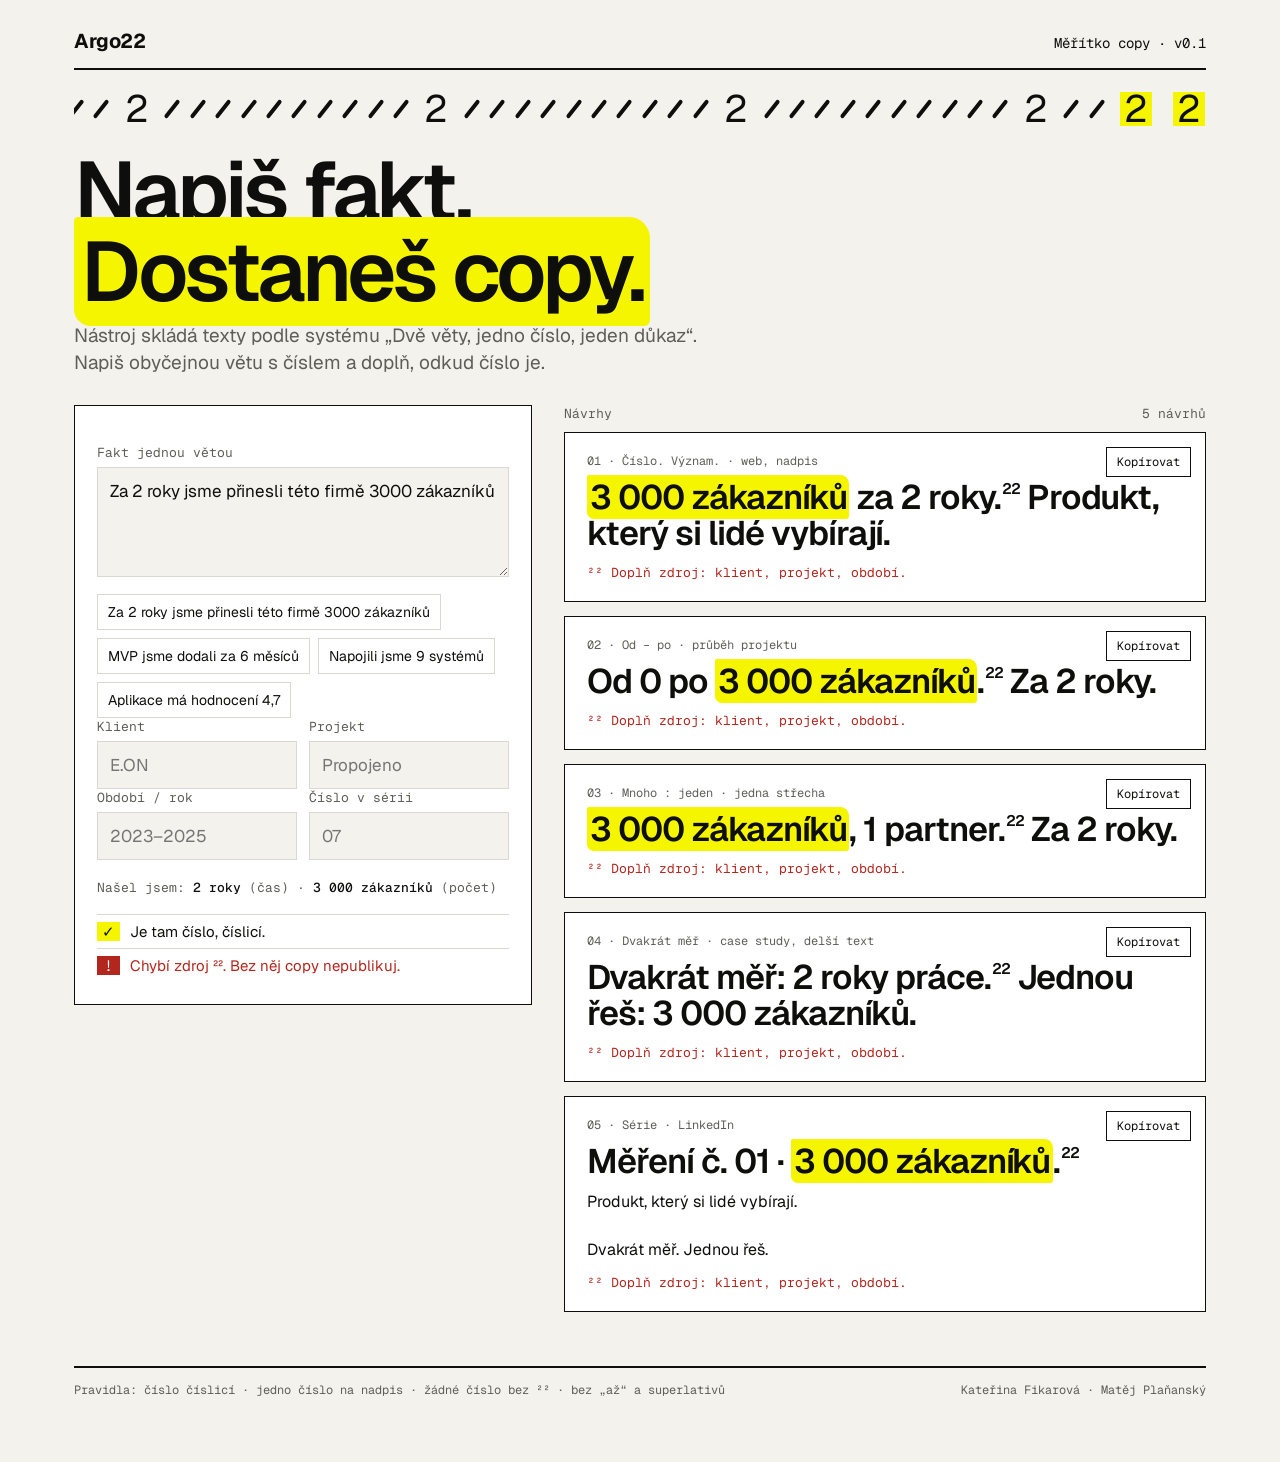
<file: copy/index.html>
<!doctype html>
<html lang="cs">
<head>
<meta charset="utf-8">
<meta name="viewport" content="width=device-width, initial-scale=1, viewport-fit=cover">
<title>Argo22 · Měřítko copy</title>
<link rel="preconnect" href="https://fonts.googleapis.com">
<link rel="preconnect" href="https://fonts.gstatic.com" crossorigin>
<link rel="stylesheet" href="https://fonts.googleapis.com/css2?family=Geist:wght@400;500;600;700&family=Geist+Mono:wght@400;500&display=swap">
<style>
:root{
  box-sizing:border-box;
  padding-top:env(safe-area-inset-top,0px);
  padding-bottom:env(safe-area-inset-bottom,0px);
  --bg:#F3F2EC; --surface:#FFFFFF; --ink:#0E0E0D; --muted:#5E5E59; --line:#0E0E0D; --soft:#D9D8D2;
  --yel:#F5F500; --on-yel:#0E0E0D; --warn:#B3261E;
  --sans:'Geist','Helvetica Neue',Helvetica,Arial,sans-serif;
  --mono:'Geist Mono',ui-monospace,'SFMono-Regular',Menlo,monospace;
}
@media (prefers-color-scheme:dark){:root:not([data-theme="light"]){color-scheme:dark;--bg:#111110;--surface:#1B1B1A;--ink:#F3F2EC;--muted:#A3A39C;--line:#F3F2EC;--soft:#3A3A37;--warn:#FF8A80}}
:root[data-theme="dark"]{color-scheme:dark;--bg:#111110;--surface:#1B1B1A;--ink:#F3F2EC;--muted:#A3A39C;--line:#F3F2EC;--soft:#3A3A37;--warn:#FF8A80}
*,*::before,*::after{box-sizing:border-box}
html{scroll-padding-top:env(safe-area-inset-top,0px)}
body{margin:0;background:var(--bg);color:var(--ink);font-family:var(--sans);-webkit-font-smoothing:antialiased}
.wrap{max-width:1180px;margin:0 auto;padding:28px 24px 64px}
header{display:flex;justify-content:space-between;align-items:baseline;gap:16px;padding-bottom:14px;border-bottom:2px solid var(--line);font-family:var(--mono);font-size:14px}
header b{font-family:var(--sans);font-size:20px;letter-spacing:-.02em}
.takt{display:flex;justify-content:space-between;align-items:center;margin:22px 0 4px;color:var(--ink);height:34px;overflow:hidden}
.takt i{display:block;width:4px;height:22px;background:currentColor;border-radius:4px;transform:rotate(38deg)}
.takt span{font-size:38px;line-height:1;font-weight:400}
.takt .y{color:var(--ink);background:var(--yel);padding:0 4px;color:var(--on-yel)}
h1{font-size:clamp(40px,7vw,84px);line-height:.95;letter-spacing:-.045em;margin:26px 0 10px;font-weight:600}
.mk{background:var(--yel);color:var(--on-yel);padding:0 .08em;border-radius:.05em .25em .07em .2em}
.lead{font-size:19px;line-height:1.45;color:var(--muted);max-width:640px;margin:0 0 28px}
.grid{display:grid;grid-template-columns:minmax(0,5fr) minmax(0,7fr);gap:32px;align-items:start}
@media (max-width:860px){.grid{grid-template-columns:minmax(0,1fr)}}
.panel{background:var(--surface);border:1.5px solid var(--line);padding:22px}
label{display:block;font-family:var(--mono);font-size:13px;color:var(--muted);margin:16px 0 6px}
label:first-child{margin-top:0}
textarea,input,select{width:100%;font:inherit;font-size:17px;color:var(--ink);background:var(--bg);border:1.5px solid var(--soft);padding:12px;border-radius:0}
textarea{min-height:110px;resize:vertical;line-height:1.4}
textarea:focus,input:focus,select:focus{outline:none;border-color:var(--line);box-shadow:0 0 0 3px var(--yel)}
.row{display:grid;grid-template-columns:1fr 1fr;gap:12px}
.chips{display:flex;flex-wrap:wrap;gap:8px;margin-top:12px}
.chip{font:inherit;font-size:14px;color:var(--ink);background:transparent;border:1.5px solid var(--soft);padding:8px 10px;cursor:pointer;text-align:left}
.chip:hover{border-color:var(--line)}
.chip:focus-visible,button:focus-visible{outline:3px solid var(--yel);outline-offset:2px}
.found{margin-top:18px;font-family:var(--mono);font-size:13px;line-height:1.6;color:var(--muted)}
.found b{color:var(--ink);font-weight:500}
.checks{list-style:none;padding:0;margin:16px 0 0;font-size:15px}
.checks li{display:flex;gap:10px;padding:7px 0;border-top:1px solid var(--soft)}
.checks .ok::before{content:"✓";font-family:var(--mono);background:var(--yel);color:var(--on-yel);padding:0 5px}
.checks .no::before{content:"!";font-family:var(--mono);background:var(--warn);color:#fff;padding:0 7px}
.checks .no{color:var(--warn)}
.out h2{font-family:var(--mono);font-size:13px;font-weight:400;color:var(--muted);margin:0 0 10px;display:flex;justify-content:space-between}
.card{background:var(--surface);border:1.5px solid var(--line);padding:20px 22px;margin-bottom:14px;position:relative}
.card .t{font-family:var(--mono);font-size:12px;color:var(--muted);margin-bottom:10px}
.card .h{font-size:clamp(24px,3vw,34px);font-weight:600;letter-spacing:-.03em;line-height:1.08}
.card .h sup{font-size:.45em;vertical-align:top;position:relative;top:.15em;margin-left:.05em}
.card .fn{font-family:var(--mono);font-size:13px;margin-top:12px;color:var(--muted)}
.card .fn.miss{color:var(--warn)}
.card .post{font-size:16px;line-height:1.5;margin-top:10px;white-space:pre-line}
.copy{position:absolute;top:14px;right:14px;font:inherit;font-family:var(--mono);font-size:12px;background:transparent;color:var(--ink);border:1.5px solid var(--line);padding:6px 10px;cursor:pointer}
.copy:hover{background:var(--yel);color:var(--on-yel)}
.empty{border:1.5px dashed var(--soft);padding:28px;color:var(--muted);font-size:17px}
footer{margin-top:40px;padding-top:14px;border-top:2px solid var(--line);font-family:var(--mono);font-size:12px;color:var(--muted);display:flex;justify-content:space-between;gap:16px;flex-wrap:wrap}
.sr{position:absolute;width:1px;height:1px;overflow:hidden;clip:rect(0 0 0 0)}
</style>
</head>
<body>
<div class="wrap">
  <header><b>Argo22</b><span>Měřítko copy · v0.1</span></header>
  <div class="takt" aria-hidden="true" id="takt"></div>

  <h1>Napiš fakt.<br><span class="mk">Dostaneš copy.</span></h1>
  <p class="lead">Nástroj skládá texty podle systému „Dvě věty, jedno číslo, jeden důkaz“. Napiš obyčejnou větu s číslem a doplň, odkud číslo je.</p>

  <div class="grid">
    <section class="panel" aria-labelledby="in-h">
      <h2 id="in-h" class="sr">Vstup</h2>
      <label for="fact">Fakt jednou větou</label>
      <textarea id="fact" placeholder="Za 2 roky jsme přinesli této firmě 3000 zákazníků"></textarea>
      <div class="chips" aria-label="Příklady">
        <button class="chip" type="button">Za 2 roky jsme přinesli této firmě 3000 zákazníků</button>
        <button class="chip" type="button">MVP jsme dodali za 6 měsíců</button>
        <button class="chip" type="button">Napojili jsme 9 systémů</button>
        <button class="chip" type="button">Aplikace má hodnocení 4,7</button>
      </div>
      <div class="row">
        <div><label for="client">Klient</label><input id="client" placeholder="E.ON"></div>
        <div><label for="project">Projekt</label><input id="project" placeholder="Propojeno"></div>
      </div>
      <div class="row">
        <div><label for="period">Období / rok</label><input id="period" placeholder="2023–2025"></div>
        <div><label for="serie">Číslo v sérii</label><input id="serie" inputmode="numeric" placeholder="07"></div>
      </div>
      <div class="found" id="found" aria-live="polite"></div>
      <ul class="checks" id="checks" aria-label="Kontrola pravidel"></ul>
    </section>

    <section class="out" aria-labelledby="out-h">
      <h2 id="out-h"><span>Návrhy</span><span id="count"></span></h2>
      <div id="cards"><div class="empty">Napiš fakt s číslem vlevo, nebo klikni na příklad.</div></div>
    </section>
  </div>

  <footer><span>Pravidla: číslo číslicí · jedno číslo na nadpis · žádné číslo bez ²² · bez „až“ a superlativů</span><span>Kateřina Fikarová · Matěj Plaňanský</span></footer>
</div>

<script>
(function(){
  var $ = function(id){ return document.getElementById(id); };
  var NB = '\u00A0';

  // decorative takt strip
  var takt = $('takt'), html = '';
  for (var i = 0; i < 40; i++) html += (i % 11 === 2) ? '<span>2</span>' : (i >= 38 ? '<span class="y">2</span>' : '<i></i>');
  takt.innerHTML = html;

  var WORDS = {jeden:1,jedna:1,jedno:1,dva:2,'dvě':2,'tři':3,'čtyři':4,'pět':5,'šest':6,sedm:7,osm:8,'devět':9,deset:10,'dvanáct':12,'dvacet':20};
  var TIME = /^(let|roky|rok|roků|roce|měsíc|měsíce|měsíců|měsíci|týden|týdny|týdnů|den|dny|dní|dnů|hodin|hodiny|kvartál|kvartály|kvartálů|sprint|sprinty|sprintů)$/i;
  var STOP = /^(jsme|jsou|je|za|od|do|po|v|ve|na|s|se|pro|této|tomuto|tohoto|firmě|klientovi|nám|a)$/i;
  var BANNED = [
    [/(^|\s)až(\s|$)/i, 'Bez „až“. Napiš konkrétní případ.'],
    [/\bpřes\s+\d/i, 'Bez „přes“. Napiš přesné číslo.'],
    [/nejvyšší|nejlepší|nejvíc|špičkov|unikátn|revoluč/i, 'Bez superlativů. Číslo mluví samo.'],
    [/hrdin|loď|plavb|výprav|poklad|rouno/i, 'Bez hrdinského patosu a lodí (zadání 08).']
  ];

  function fmt(nStr){
    var n = nStr.replace(/[\s\u00A0.]/g,'');
    if (n.indexOf(',') > -1) return n;
    if (n.length >= 4) return n.replace(/\B(?=(\d{3})+(?!\d))/g, NB);
    return n;
  }
  function wordsToDigits(t){
    return t.replace(/[a-záčďéěíňóřšťúůýž]+/gi, function(w){
      var k = w.toLowerCase(); return WORDS[k] ? String(WORDS[k]) : w;
    });
  }

  function parse(raw){
    var t = wordsToDigits(raw);
    var re = /(\d{1,3}(?:[ \u00A0.]\d{3})+|\d+(?:,\d+)?)\s*(%|[a-záčďéěíňóřšťúůýž]+)?(?:\s+([a-záčďéěíňóřšťúůýž]+))?/gi;
    var m, items = [];
    while ((m = re.exec(t))){
      var num = m[1], unit = m[2] || '', next = m[3] || '';
      var plain = num.replace(/[\s\u00A0.]/g,'').replace(',', '.');
      var val = parseFloat(plain);
      var before = t.slice(Math.max(0, m.index - 14), m.index).toLowerCase();
      var it = {raw:num, num:fmt(num), unit:unit, val:val, kind:'count'};
      if (unit === '%') { it.kind = 'value'; it.noun = '%'; it.pct = next && !STOP.test(next) ? next : ''; }
      else if (TIME.test(unit)) { it.kind = 'time'; it.noun = unit; }
      else if (/^(19|20)\d\d$/.test(plain) && (!unit || STOP.test(unit))) { it.kind = 'year'; it.noun = ''; it.num = plain; }
      else if (num.indexOf(',') > -1 && val <= 5) { it.kind = 'value'; it.noun = /hvězd/i.test(unit) ? unit : ''; it.rating = true; }
      else {
        var noun = unit;
        if (!noun || STOP.test(noun)) noun = (next && !STOP.test(next)) ? next : '';
        it.noun = noun;
        if (/hodnocen/.test(before)) { it.kind = 'value'; it.rating = true; }
      }
      it.hasZa = /\bza\s*$/.test(before);
      it.hasOd = /\bod\s*$/.test(before);
      items.push(it);
    }
    // context words for the "řeš" sentence
    var ctx = t.toLowerCase();
    return {items:items, ctx:ctx};
  }

  function phrase(it){
    if (!it) return '';
    if (it.kind === 'value' && it.noun === '%') return it.num + NB + '%' + (it.pct ? ' ' + it.pct : '');
    if (it.rating) return 'hodnocení ' + it.num;
    return it.noun ? it.num + NB + it.noun : it.num;
  }

  function resSentence(main, ctx){
    var n = (main && main.noun || '').toLowerCase();
    if (main && main.rating) return ['Hodnotí zákazníci, ne my.', 'Číslo, které jsme si nenapsali sami.'];
    if (/zákazník|klient/.test(n)) return ['Produkt, který si lidé vybírají.', 'Růst, který se dá spočítat.'];
    if (/uživatel|stažen|instalac/.test(n)) return ['Produkt, který lidé opravdu používají.', 'Aplikace, ke které se lidé vracejí.'];
    if (/integrac|systém|napoj/.test(n) || /napoj/.test(ctx)) return ['Jeden tým, který je napojil.', 'Bez švů mezi dodavateli.'];
    if (main && main.noun === '%') return ['Výsledek, který se dá změřit.', 'Změřeno, ne odhadnuto.'];
    if (/mvp|spuštěn|dodal|nasaz/.test(ctx)) return ['Od zadání po produkci.', 'Termín, který platil.'];
    return ['Výsledek, který se dá doložit.', 'Změřeno. Vyřešeno.'];
  }

  function build(){
    var raw = $('fact').value.trim();
    var client = $('client').value.trim(), project = $('project').value.trim(), period = $('period').value.trim();
    var serie = ($('serie').value.trim() || '01').replace(/\D/g,'').padStart(2,'0');
    try { localStorage.setItem('argo22-copy', JSON.stringify({raw:raw, client:client, project:project, period:period, serie:$('serie').value})); } catch(e){}

    var cards = $('cards'), found = $('found'), checks = $('checks');
    if (!raw){ cards.innerHTML = '<div class="empty">Napiš fakt s číslem vlevo, nebo klikni na příklad.</div>'; found.textContent = ''; checks.innerHTML = ''; $('count').textContent = ''; return; }

    var p = parse(raw), items = p.items;
    var main = items.filter(function(i){ return i.kind === 'count' || i.kind === 'value'; })[0];
    var time = items.filter(function(i){ return i.kind === 'time'; })[0];
    var year = items.filter(function(i){ return i.kind === 'year'; })[0];
    var hero = main || time || year;

    found.innerHTML = items.length
      ? 'Našel jsem: ' + items.map(function(i){
          var lab = {count:'počet', value:'hodnota', time:'čas', year:'rok'}[i.kind];
          return '<b>' + esc(phrase(i) || i.num) + '</b> (' + lab + ')';
        }).join(' · ')
      : '';

    // footnote ²²
    var src = [client, project, period].filter(Boolean).join(', ');
    var fn = src ? '²² ' + src + '.' : '²² Doplň zdroj: klient, projekt, období.';

    // rule checks
    var list = [];
    list.push([!!hero, hero ? 'Je tam číslo, číslicí.' : 'Chybí číslo. Systém potřebuje aspoň jedno.']);
    list.push([!!src, src ? 'Číslo má zdroj ²².' : 'Chybí zdroj ²². Bez něj copy nepublikuj.']);
    BANNED.forEach(function(b){ if (b[0].test(raw)) list.push([false, b[1]]); });
    if (items.length > 2) list.push([false, 'Hodně čísel. Do nadpisu dej jen jedno, zbytek do textu.']);
    if (!list.some(function(l){ return !l[0]; })) list.push([true, 'Bez superlativů a patosu.']);
    checks.innerHTML = list.map(function(l){ return '<li class="' + (l[0] ? 'ok' : 'no') + '">' + esc(l[1]) + '</li>'; }).join('');

    if (!hero){ cards.innerHTML = '<div class="empty">Nenašel jsem žádné číslo. Zkus třeba „za 6 měsíců“ nebo „3000 zákazníků“.</div>'; $('count').textContent = ''; return; }

    var H = phrase(hero), T = time && time !== hero ? phrase(time) : '', Y = year && year !== hero ? year.num : '';
    var subj = /mvp/.test(p.ctx) ? 'MVP' : (/aplikac/.test(p.ctx) ? 'Aplikace' : (/web/.test(p.ctx) ? 'Web' : 'Hotovo'));
    if (!main && time) H = subj + ' za ' + phrase(time);
    var res = resSentence(main, p.ctx);
    var out = [];

    // 1 Číslo. Význam.
    out.push({t:'Číslo. Význam. · web, nadpis', h: cap(H) + (T ? ' za ' + T : '') + '.', h2: main ? res[0] : 'Termín, který platil.'});
    // 2 Od – po
    if (T && main) out.push({t:'Od – po · průběh projektu', h:'Od 0 po ' + H + '.', h2:'Za ' + T + '.'});
    else if (Y && main) out.push({t:'Od – po · průběh projektu', h:'Od ' + Y + ' po ' + H + '.', h2:res[1]});
    else if (time && !main) out.push({t:'Od – po · průběh projektu', h:'Od zadání po produkci.', h2:'Za ' + phrase(time) + '.', hl: phrase(time)});
    // 3 Mnoho : jeden
    if (main && !main.rating && main.noun !== '%') out.push({t:'Mnoho : jeden · jedna střecha', h: cap(H) + ', 1' + NB + 'partner.', h2: T ? 'Za ' + T + '.' : res[1]});
    // 4 Dvakrát měř / jednou řeš
    out.push({t:'Dvakrát měř · case study, delší text', h:'Dvakrát měř: ' + (T ? T + ' práce' : (Y ? 'od ' + Y : (main ? 'každý detail' : 'zadání a data'))) + '.', h2:'Jednou řeš: ' + H + '.'});
    // 5 Série
    out.push({t:'Série · LinkedIn', h:'Měření č.' + NB + serie + ' · ' + H + '.', h2:'', post: res[0] + '\n\n' + 'Dvakrát měř. Jednou řeš.'});

    $('count').textContent = out.length + ' návrhů';
    cards.innerHTML = out.map(function(o, k){
      var head = highlight(esc(o.h), esc(o.hl || (main ? phrase(main) : phrase(hero)))) + '<sup>22</sup>' + (o.h2 ? ' ' + esc(o.h2) : '');
      var text = o.h + '²²' + (o.h2 ? ' ' + o.h2 : '') + (o.post ? '\n\n' + o.post : '') + '\n\n' + fn;
      return '<article class="card"><div class="t">' + String(k + 1).padStart(2,'0') + ' · ' + esc(o.t) + '</div>' +
        '<div class="h">' + head + '</div>' +
        (o.post ? '<div class="post">' + esc(o.post) + '</div>' : '') +
        '<div class="fn' + (src ? '' : ' miss') + '">' + esc(fn) + '</div>' +
        '<button class="copy" type="button" data-text="' + esc(text) + '" aria-label="Kopírovat návrh ' + (k + 1) + '">Kopírovat</button></article>';
    }).join('');
  }

  function cap(s){ return s.charAt(0).toUpperCase() + s.slice(1); }
  function esc(s){ return String(s).replace(/&/g,'&amp;').replace(/</g,'&lt;').replace(/>/g,'&gt;').replace(/"/g,'&quot;'); }
  function highlight(h, num){
    var i = h.indexOf(num); if (i < 0) { var c = cap(num); i = h.indexOf(c); num = c; }
    return i < 0 ? h : h.slice(0, i) + '<span class="mk">' + num + '</span>' + h.slice(i + num.length);
  }

  function copyText(txt, btn){
    function done(){ btn.textContent = 'Zkopírováno'; setTimeout(function(){ btn.textContent = 'Kopírovat'; }, 1400); }
    function fallback(){
      var ta = document.createElement('textarea'); ta.value = txt; ta.style.position = 'fixed'; ta.style.opacity = '0';
      document.body.appendChild(ta); ta.select();
      try { document.execCommand('copy'); done(); } catch(e){ btn.textContent = 'Označ a zkopíruj ručně'; }
      document.body.removeChild(ta);
    }
    if (navigator.clipboard && navigator.clipboard.writeText) navigator.clipboard.writeText(txt).then(done, fallback); else fallback();
  }

  document.addEventListener('click', function(e){
    var c = e.target.closest('.chip');
    if (c){ $('fact').value = c.textContent; build(); $('fact').focus(); return; }
    var b = e.target.closest('.copy');
    if (b){ var d = document.createElement('textarea'); d.innerHTML = b.getAttribute('data-text'); copyText(d.value, b); }
  });
  ['fact','client','project','period','serie'].forEach(function(id){ $(id).addEventListener('input', build); });

  try {
    var saved = JSON.parse(localStorage.getItem('argo22-copy') || 'null');
    if (saved){ $('fact').value = saved.raw || ''; $('client').value = saved.client || ''; $('project').value = saved.project || ''; $('period').value = saved.period || ''; $('serie').value = saved.serie || ''; }
  } catch(e){}
  if (!$('fact').value) $('fact').value = 'Za 2 roky jsme přinesli této firmě 3000 zákazníků';
  build();
})();
</script>
</body>
</html>
</file>
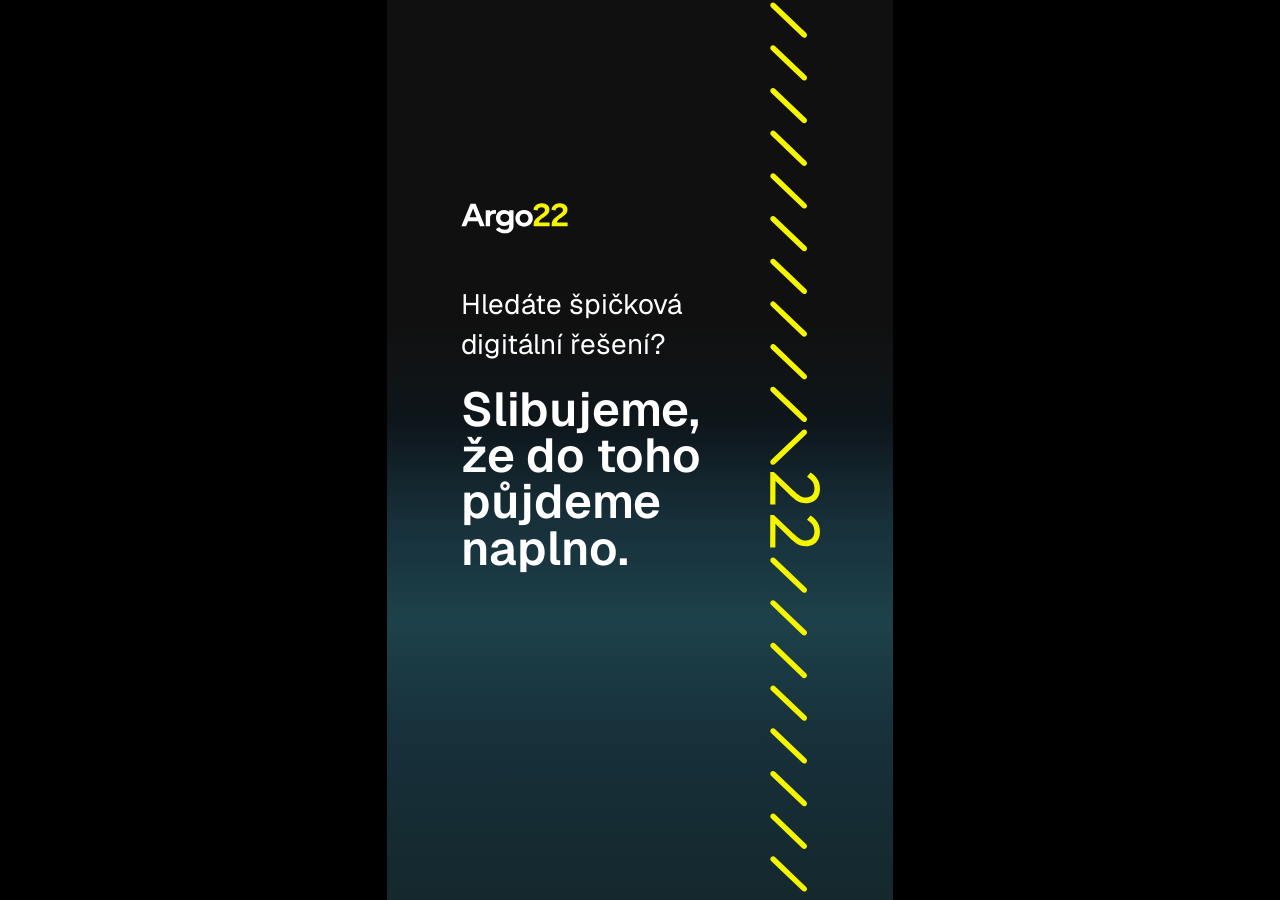
<file: assets/reels-animace.html>
<!DOCTYPE html>
<html lang="cs"><head><meta charset="utf-8"><meta name="viewport" content="width=device-width, initial-scale=1">
<title>Argo22 – animace</title>

<style>
:root{--dur:3.5s}
html,body{margin:0;height:100%;background:#000}
body{display:flex;align-items:center;justify-content:center;overflow:hidden}
.stage{position:relative;height:min(100vh,calc(100vw*2576/1449));aspect-ratio:1449/2576;overflow:hidden;cursor:pointer}
.stage svg{position:absolute;inset:0;width:100%;height:100%;display:block}
@font-face{font-family:'Geist';src:url('Geist.ttf') format('truetype');font-weight:100 900;font-display:block}
text{font-family:'Geist','Helvetica Neue',Arial,sans-serif}
.flood{clip-path:inset(100% 0 0 0)}
.stage.run .flood{animation:flood var(--dur) cubic-bezier(.65,0,.35,1) forwards}
@keyframes flood{from{clip-path:inset(100% 0 0 0)}to{clip-path:inset(0 0 0 0)}}
</style></head><body>
<div class="stage" id="stage" title="Klikni pro přehrání znovu">
<svg viewBox="0 0 1449 2576" preserveAspectRatio="xMidYMid slice"><defs><linearGradient id="bg" x1="0" y1="0" x2="0" y2="1">
<stop offset="0" stop-color="#101010"/><stop offset=".36" stop-color="#101010"/><stop offset=".47" stop-color="#0E161B"/>
<stop offset=".58" stop-color="#17303A"/><stop offset=".69" stop-color="#1D414A"/><stop offset=".82" stop-color="#17303A"/><stop offset="1" stop-color="#14282D"/>
</linearGradient></defs><rect width="1449" height="2576" fill="url(#bg)"/><g fill="#f5f500" transform="translate(1096.6 -1337) scale(1.96) matrix(0 1 -1 0 72.8 0)">
  
  <path d="M1434.21,72.65l.02-5.29,7.1-2.36,40.28.12-.02,7.67-47.37-.15ZM1434.23,67.36l26.29-27.6c2.82-3.03,5.03-5.62,6.65-7.75,1.62-2.14,2.75-4.09,3.41-5.85.66-1.76.99-3.61.99-5.54.01-3.94-1.2-7-3.62-9.19-2.43-2.18-5.59-3.28-9.5-3.29-3.77-.01-7.06.88-9.87,2.67-2.82,1.79-5.32,4.51-7.53,8.17l-6.05-5.2c2.82-4.48,6.19-7.89,10.1-10.23,3.91-2.34,8.44-3.5,13.57-3.48,4.32.01,8.08.87,11.29,2.58,3.21,1.7,5.69,4.09,7.43,7.17,1.74,3.08,2.6,6.69,2.59,10.84,0,2.83-.39,5.42-1.15,7.77-.76,2.35-2.05,4.76-3.88,7.25-1.82,2.48-4.42,5.48-7.79,8.99l-21.85,22.43-11.1.28Z"/>
  <path d="M1371.43,72.59l.02-5.29,7.1-2.36,40.28.12-.02,7.67-47.37-.15ZM1371.45,67.31l26.29-27.6c2.82-3.03,5.03-5.62,6.65-7.75,1.62-2.14,2.75-4.09,3.41-5.85.66-1.76.99-3.61.99-5.54.01-3.94-1.2-7-3.62-9.19-2.43-2.18-5.59-3.28-9.5-3.29-3.77-.01-7.06.88-9.87,2.67-2.82,1.79-5.32,4.51-7.53,8.17l-6.05-5.2c2.82-4.48,6.19-7.89,10.1-10.23,3.91-2.34,8.44-3.5,13.57-3.48,4.32.01,8.08.87,11.29,2.58,3.21,1.7,5.69,4.09,7.43,7.17,1.74,3.08,2.6,6.69,2.59,10.84,0,2.83-.39,5.42-1.15,7.77-.76,2.35-2.05,4.76-3.88,7.25-1.82,2.48-4.42,5.48-7.79,8.99l-21.85,22.43-11.1.28Z"/>
  <g>
    
    <path d="M4,72.57c-.99,0-1.99-.37-2.76-1.11-1.6-1.53-1.66-4.06-.13-5.66L44.67,20.17c1.53-1.6,4.06-1.66,5.66-.13,1.6,1.53,1.66,4.06.13,5.66L6.89,71.33c-.79.82-1.84,1.24-2.89,1.24Z"/>
  </g>
  <g>
    
    <path d="M66.35,72.57c-.99,0-1.99-.37-2.76-1.11-1.6-1.53-1.66-4.06-.13-5.66l43.56-45.63c1.53-1.6,4.06-1.66,5.66-.13,1.6,1.53,1.66,4.06.13,5.66l-43.56,45.63c-.79.82-1.84,1.24-2.89,1.24Z"/>
  </g>
  <g>
    
    <path d="M128.69,72.57c-.99,0-1.99-.37-2.76-1.11-1.6-1.53-1.66-4.06-.13-5.66l43.56-45.63c1.53-1.6,4.06-1.66,5.66-.13,1.6,1.53,1.66,4.06.13,5.66l-43.56,45.63c-.79.82-1.84,1.24-2.89,1.24Z"/>
  </g>
  <g>
    
    <path d="M191.04,72.57c-.99,0-1.99-.37-2.76-1.11-1.6-1.53-1.66-4.06-.13-5.66l43.56-45.63c1.53-1.6,4.06-1.66,5.66-.13,1.6,1.53,1.66,4.06.13,5.66l-43.56,45.63c-.79.82-1.84,1.24-2.89,1.24Z"/>
  </g>
  <g>
    
    <path d="M253.39,72.57c-.99,0-1.99-.37-2.76-1.11-1.6-1.53-1.66-4.06-.13-5.66l43.56-45.63c1.53-1.6,4.06-1.66,5.66-.13,1.6,1.53,1.66,4.06.13,5.66l-43.56,45.63c-.79.82-1.84,1.24-2.89,1.24Z"/>
  </g>
  <g>
    
    <path d="M315.73,72.57c-.99,0-1.99-.37-2.76-1.11-1.6-1.53-1.66-4.06-.13-5.66l43.56-45.63c1.53-1.6,4.06-1.66,5.66-.13,1.6,1.53,1.66,4.06.13,5.66l-43.56,45.63c-.79.82-1.84,1.24-2.89,1.24Z"/>
  </g>
  <g>
    
    <path d="M378.08,72.57c-.99,0-1.99-.37-2.76-1.11-1.6-1.53-1.66-4.06-.13-5.66l43.56-45.63c1.53-1.6,4.06-1.66,5.66-.13,1.6,1.53,1.66,4.06.13,5.66l-43.56,45.63c-.79.82-1.84,1.24-2.89,1.24Z"/>
  </g>
  <g>
    
    <path d="M440.43,72.57c-.99,0-1.99-.37-2.76-1.11-1.6-1.53-1.66-4.06-.13-5.66l43.56-45.63c1.53-1.6,4.06-1.66,5.66-.13,1.6,1.53,1.66,4.06.13,5.66l-43.56,45.63c-.79.82-1.84,1.24-2.89,1.24Z"/>
  </g>
  <g>
    
    <path d="M502.77,72.57c-.99,0-1.99-.37-2.76-1.11-1.6-1.53-1.66-4.06-.13-5.66l43.56-45.63c1.53-1.6,4.06-1.66,5.66-.13,1.6,1.53,1.66,4.06.13,5.66l-43.56,45.63c-.79.82-1.84,1.24-2.89,1.24Z"/>
  </g>
  <g>
    
    <path d="M565.12,72.57c-.99,0-1.99-.37-2.76-1.11-1.6-1.53-1.66-4.06-.13-5.66l43.56-45.63c1.53-1.6,4.06-1.66,5.66-.13,1.6,1.53,1.66,4.06.13,5.66l-43.56,45.63c-.79.82-1.84,1.24-2.89,1.24Z"/>
  </g>
  <g>
    
    <path d="M627.47,72.57c-.99,0-1.99-.37-2.76-1.11-1.6-1.53-1.66-4.06-.13-5.66l43.56-45.63c1.53-1.6,4.06-1.66,5.66-.13,1.6,1.53,1.66,4.06.13,5.66l-43.56,45.63c-.79.82-1.84,1.24-2.89,1.24Z"/>
  </g>
  <g>
    
    <path d="M689.81,72.57c-.99,0-1.99-.37-2.76-1.11-1.6-1.53-1.66-4.06-.13-5.66l43.56-45.63c1.53-1.6,4.06-1.66,5.66-.13,1.6,1.53,1.66,4.06.13,5.66l-43.56,45.63c-.79.82-1.84,1.24-2.89,1.24Z"/>
  </g>
  <g>
    
    <path d="M1250.8,72.57c-.99,0-1.99-.37-2.76-1.11-1.6-1.53-1.66-4.06-.13-5.66l43.56-45.63c1.53-1.6,4.06-1.66,5.66-.13,1.6,1.53,1.66,4.06.13,5.66l-43.56,45.63c-.79.82-1.84,1.24-2.89,1.24Z"/>
  </g>
  <g>
    
    <path d="M1500.19,72.57c-.99,0-1.99-.37-2.76-1.11-1.6-1.53-1.66-4.06-.13-5.66l43.56-45.63c1.53-1.6,4.06-1.66,5.66-.13,1.6,1.53,1.66,4.06.13,5.66l-43.56,45.63c-.79.82-1.84,1.24-2.89,1.24Z"/>
  </g>
  <g>
    
    <path d="M1562.54,72.57c-.99,0-1.99-.37-2.76-1.11-1.6-1.53-1.66-4.06-.13-5.66l43.56-45.63c1.53-1.6,4.06-1.66,5.66-.13,1.6,1.53,1.66,4.06.13,5.66l-43.56,45.63c-.79.82-1.84,1.24-2.89,1.24Z"/>
  </g>
  <g>
    
    <path d="M1624.88,72.57c-.99,0-1.99-.37-2.76-1.11-1.6-1.53-1.66-4.06-.13-5.66l43.56-45.63c1.53-1.6,4.06-1.66,5.66-.13,1.6,1.53,1.66,4.06.13,5.66l-43.56,45.63c-.79.82-1.84,1.24-2.89,1.24Z"/>
  </g>
  <g>
    
    <path d="M1687.23,72.57c-.99,0-1.99-.37-2.76-1.11-1.6-1.53-1.66-4.06-.13-5.66l43.56-45.63c1.53-1.6,4.06-1.66,5.66-.13,1.6,1.53,1.66,4.06.13,5.66l-43.56,45.63c-.79.82-1.84,1.24-2.89,1.24Z"/>
  </g>
  <g>
    
    <path d="M1749.58,72.57c-.99,0-1.99-.37-2.76-1.11-1.6-1.53-1.66-4.06-.13-5.66l43.56-45.63c1.53-1.6,4.06-1.66,5.66-.13,1.6,1.53,1.66,4.06.13,5.66l-43.56,45.63c-.79.82-1.84,1.24-2.89,1.24Z"/>
  </g>
  <g>
    
    <path d="M1811.93,72.57c-.99,0-1.99-.37-2.76-1.11-1.6-1.53-1.66-4.06-.13-5.66l43.56-45.63c1.53-1.6,4.06-1.66,5.66-.13,1.6,1.53,1.66,4.06.13,5.66l-43.56,45.63c-.79.82-1.84,1.24-2.89,1.24Z"/>
  </g>
  <g>
    
    <path d="M1874.27,72.57c-.99,0-1.99-.37-2.76-1.11-1.6-1.53-1.66-4.06-.13-5.66l43.56-45.63c1.53-1.6,4.06-1.66,5.66-.13,1.6,1.53,1.66,4.06.13,5.66l-43.56,45.63c-.79.82-1.84,1.24-2.89,1.24Z"/>
  </g>
  <g>
    
    <path d="M1936.62,72.57c-.99,0-1.99-.37-2.76-1.11-1.6-1.53-1.66-4.06-.13-5.66l43.56-45.63c1.53-1.6,4.06-1.66,5.66-.13,1.6,1.53,1.66,4.06.13,5.66l-43.56,45.63c-.79.82-1.84,1.24-2.89,1.24Z"/>
  </g>
  <g>
    
    <path d="M752.16,72.57c-.99,0-1.99-.37-2.76-1.11-1.6-1.53-1.66-4.06-.13-5.66l43.56-45.63c1.53-1.6,4.06-1.66,5.66-.13,1.6,1.53,1.66,4.06.13,5.66l-43.56,45.63c-.79.82-1.84,1.24-2.89,1.24Z"/>
  </g>
  <g>
    
    <path d="M814.51,72.57c-.99,0-1.99-.37-2.76-1.11-1.6-1.53-1.66-4.06-.13-5.66l43.56-45.63c1.53-1.6,4.06-1.66,5.66-.13,1.6,1.53,1.66,4.06.13,5.66l-43.56,45.63c-.79.82-1.84,1.24-2.89,1.24Z"/>
  </g>
  <g>
    
    <path d="M876.85,72.57c-.99,0-1.99-.37-2.76-1.11-1.6-1.53-1.66-4.06-.13-5.66l43.56-45.63c1.53-1.6,4.06-1.66,5.66-.13,1.6,1.53,1.66,4.06.13,5.66l-43.56,45.63c-.79.82-1.84,1.24-2.89,1.24Z"/>
  </g>
  <g>
    
    <path d="M939.2,72.57c-.99,0-1.99-.37-2.76-1.11-1.6-1.53-1.66-4.06-.13-5.66l43.56-45.63c1.53-1.6,4.06-1.66,5.66-.13,1.6,1.53,1.66,4.06.13,5.66l-43.56,45.63c-.79.82-1.84,1.24-2.89,1.24Z"/>
  </g>
  <g>
    
    <path d="M1001.55,72.57c-.99,0-1.99-.37-2.76-1.11-1.6-1.53-1.66-4.06-.13-5.66l43.56-45.63c1.53-1.6,4.06-1.66,5.66-.13,1.6,1.53,1.66,4.06.13,5.66l-43.56,45.63c-.79.82-1.84,1.24-2.89,1.24Z"/>
  </g>
  <g>
    
    <path d="M1063.89,72.57c-.99,0-1.99-.37-2.76-1.11-1.6-1.53-1.66-4.06-.13-5.66l43.56-45.63c1.53-1.6,4.06-1.66,5.66-.13,1.6,1.53,1.66,4.06.13,5.66l-43.56,45.63c-.79.82-1.84,1.24-2.89,1.24Z"/>
  </g>
  <g>
    
    <path d="M1126.24,72.57c-.99,0-1.99-.37-2.76-1.11-1.6-1.53-1.66-4.06-.13-5.66l43.56-45.63c1.53-1.6,4.06-1.66,5.66-.13,1.6,1.53,1.66,4.06.13,5.66l-43.56,45.63c-.79.82-1.84,1.24-2.89,1.24Z"/>
  </g>
  <g>
    
    <path d="M1188.59,72.57c-.99,0-1.99-.37-2.76-1.11-1.6-1.53-1.66-4.06-.13-5.66l43.56-45.63c1.53-1.6,4.06-1.66,5.66-.13,1.6,1.53,1.66,4.06.13,5.66l-43.56,45.63c-.79.82-1.84,1.24-2.89,1.24Z"/>
  </g>
  <g>
    
    <path d="M1356.85,72.57c-1.06,0-2.11-.41-2.89-1.24l-43.56-45.63c-1.53-1.6-1.47-4.13.13-5.66,1.6-1.53,4.13-1.47,5.66.13l43.56,45.63c1.53,1.6,1.47,4.13-.13,5.66-.77.74-1.77,1.11-2.76,1.11Z"/>
  </g>
</g><g transform="translate(213 580.5) scale(2.69)"><path fill="#fff" d="M9.80922 0.914852H14.9844C15.0257 0.914852 15.0627 0.940251 15.0784 0.976938L24.7867 24.8619C24.8137 24.9283 24.7639 24.9988 24.6927 24.9988H19.9119C19.8706 24.9988 19.8336 24.9734 19.8179 24.9353L17.7507 19.7285C17.735 19.6904 17.698 19.665 17.6567 19.665H7.13691C7.09562 19.665 7.0586 19.6904 7.04294 19.7285L4.97571 24.9353C4.96005 24.9734 4.92303 24.9988 4.88174 24.9988H0.100911C0.0297255 24.9988 -0.0186808 24.9268 0.00694607 24.8619L9.71525 0.976938C9.73091 0.93884 9.76793 0.914852 9.80922 0.914852ZM15.9924 15.1454L12.4673 6.09767C12.4474 6.04687 12.3747 6.04687 12.3548 6.09767L8.80123 15.1454C8.78557 15.1849 8.81546 15.2272 8.85818 15.2272H15.9369C15.9796 15.2272 16.0081 15.1849 15.9938 15.1454H15.9924Z"></path><path fill="#fff" d="M25.9741 7.93346H30.389C30.4445 7.93346 30.4901 7.97861 30.4901 8.03364V9.58016C30.4901 9.63802 30.5655 9.662 30.5997 9.61544C30.7748 9.37697 31.1678 8.91132 31.827 8.46684C32.7638 7.8361 33.9041 7.52002 35.2467 7.52002C35.7265 7.52002 36.2063 7.55106 36.6861 7.61174C36.7373 7.61879 36.7743 7.66112 36.7743 7.71192V11.5641C36.7743 11.6262 36.7188 11.6728 36.6562 11.6615C36.2262 11.5853 35.7692 11.5458 35.2809 11.5458C33.823 11.5458 32.6598 11.9366 31.7914 12.7155C30.9229 13.4959 30.4901 14.5513 30.4901 15.8805V24.8986C30.4901 24.9537 30.4445 24.9988 30.389 24.9988H25.9741C25.9185 24.9988 25.873 24.9537 25.873 24.8986V8.03364C25.873 7.97861 25.9185 7.93346 25.9741 7.93346Z"></path><path fill="#fff" fill-rule="evenodd" d="M42.072 31.9497C40.7992 31.5828 39.7001 31.0607 38.7747 30.3834C37.8763 29.7273 37.2186 28.9568 36.7986 28.0749C36.7772 28.0284 36.7943 27.9733 36.8384 27.9465L40.1115 25.9809C40.1585 25.9527 40.2197 25.9682 40.2482 26.0148C40.7166 26.7782 41.4797 27.4033 42.5404 27.8901C43.6395 28.3938 44.861 28.6464 46.2036 28.6464C47.7071 28.6464 48.8531 28.2852 49.6405 27.5627C50.4263 26.8402 50.8207 25.8708 50.8207 24.6559V22.7665C50.8207 22.7143 50.7581 22.6861 50.7196 22.7228C50.5061 22.9203 49.9565 23.386 49.1023 23.8135C47.979 24.3751 46.7119 24.6559 45.301 24.6559C43.7036 24.6559 42.2514 24.2834 40.9444 23.537C39.636 22.7919 38.6124 21.7703 37.872 20.475C37.1303 19.1796 36.7615 17.7276 36.7615 16.1218C36.7615 14.5161 37.1317 13.0598 37.872 11.7518C38.6124 10.4437 39.636 9.41225 40.9444 8.65451C42.2514 7.89819 43.7036 7.51861 45.301 7.51861C46.7361 7.51861 48.0203 7.79941 49.155 8.36101C49.995 8.77869 50.5061 9.35299 50.7139 9.6225C50.7495 9.66765 50.8221 9.64225 50.8221 9.58581V8.03224C50.8221 7.9772 50.8677 7.93205 50.9232 7.93205H55.3382C55.3937 7.93205 55.4392 7.9772 55.4392 8.03224V24.7237C55.4392 26.2603 55.0748 27.6135 54.3458 28.7833C53.6169 29.953 52.552 30.8646 51.1524 31.5193C49.7515 32.1726 48.1028 32.5 46.205 32.5C44.7229 32.5 43.3462 32.3166 42.0734 31.9497H42.072ZM48.5114 19.9585C49.2404 19.5803 49.807 19.0583 50.2128 18.3936C50.6171 17.729 50.8207 16.9713 50.8207 16.1232C50.8207 15.2752 50.6129 14.478 50.1957 13.8006C49.7786 13.1247 49.2119 12.597 48.4944 12.2174C47.7768 11.8393 46.9553 11.6502 46.0299 11.6502C45.1045 11.6502 44.3571 11.8449 43.6523 12.2344C42.9462 12.6252 42.3909 13.1586 41.9851 13.8345C41.5794 14.5118 41.3772 15.2738 41.3772 16.1218C41.3772 16.9699 41.5794 17.7276 41.9851 18.3922C42.3895 19.0583 42.9447 19.5789 43.6523 19.9571C44.3585 20.3353 45.1501 20.5243 46.0299 20.5243C46.9553 20.5243 47.7825 20.3353 48.5114 19.9571V19.9585Z"></path><path fill="#fff" fill-rule="evenodd" d="M61.9641 24.2594C60.5518 23.4918 59.4413 22.425 58.6312 21.0591C57.8211 19.6946 57.4154 18.1523 57.4154 16.4309C57.4154 14.7094 57.8197 13.2024 58.6312 11.8379C59.4413 10.4734 60.5575 9.41225 61.9812 8.65592C63.4049 7.89959 64.9724 7.52002 66.6852 7.52002C68.3979 7.52002 69.9654 7.89818 71.3891 8.65592C72.8128 9.41225 73.929 10.4748 74.7391 11.8379C75.5492 13.2024 75.9535 14.7334 75.9535 16.4309C75.9535 18.1284 75.5478 19.6946 74.7391 21.0591C73.929 22.425 72.8171 23.4904 71.4062 24.2594C69.9939 25.0284 68.4207 25.4122 66.6852 25.4122C64.9497 25.4122 63.375 25.0284 61.9641 24.2594ZM69.0642 20.664C69.7704 20.2506 70.3256 19.6777 70.7299 18.944C71.1343 18.2102 71.3379 17.3847 71.3379 16.4661C71.3379 15.5475 71.1357 14.7235 70.7299 13.9883C70.3242 13.2546 69.7689 12.6803 69.0642 12.2682C68.358 11.8548 67.565 11.6488 66.6866 11.6488C65.8082 11.6488 65.0137 11.8548 64.309 12.2682C63.6028 12.6817 63.0476 13.2546 62.6418 13.9883C62.2361 14.7221 62.0339 15.5489 62.0339 16.4661C62.0339 17.3833 62.2361 18.2102 62.6418 18.944C63.0462 19.6777 63.6014 20.252 64.309 20.664C65.0152 21.0775 65.8067 21.2835 66.6866 21.2835C67.5664 21.2835 68.358 21.0775 69.0642 20.664Z"></path><path fill="#f5f500" d="M77.6591 19.3052C78.1916 18.2158 78.932 17.2126 79.8816 16.294C80.8298 15.3768 82.057 14.4018 83.5619 13.3689L84.1171 12.9554C85.2504 12.1765 86.1245 11.5444 86.7382 11.0632C87.3504 10.582 87.8658 10.0543 88.2829 9.47998C88.7001 8.90709 88.9079 8.29892 88.9079 7.65689C88.9079 6.76228 88.5776 6.03982 87.9184 5.4895C87.2593 4.93919 86.3609 4.66403 85.2276 4.66403C84.0943 4.66403 83.2017 4.97306 82.4158 5.59251C81.6512 6.19362 81.1487 7.0332 80.9095 8.10984C80.8981 8.16346 80.8454 8.19874 80.7913 8.18604L76.7466 7.33235C76.6939 7.32106 76.6597 7.27167 76.6668 7.21946C76.8619 5.90577 77.3488 4.7487 78.129 3.75249C78.9277 2.7323 79.957 1.93505 81.2184 1.36075C82.4798 0.787856 83.8964 0.5 85.4711 0.5C87.0457 0.5 88.4566 0.792089 89.7066 1.37768C90.9566 1.96327 91.9333 2.76052 92.6395 3.76942C93.3456 4.77833 93.6987 5.91423 93.6987 7.17572C93.6987 8.43721 93.4211 9.55618 92.8658 10.5298C92.3106 11.5048 91.6443 12.3247 90.8698 12.9907C90.0939 13.6567 89.0474 14.4356 87.7277 15.3302C87.5198 15.4671 87.3105 15.6167 87.1026 15.7775C86.7553 16.0075 86.4079 16.2474 86.0605 16.5C85.0183 17.2112 84.1854 17.8927 83.5604 18.5474C82.9525 19.1838 82.5852 19.9232 82.4585 20.7656C82.4528 20.8023 82.4827 20.8348 82.5197 20.8348H93.7357C93.7913 20.8348 93.8368 20.8799 93.8368 20.935V24.8986C93.8368 24.9537 93.7913 24.9988 93.7357 24.9988H76.9615C76.906 24.9988 76.8604 24.9537 76.8604 24.8986V22.8991C76.8604 21.5911 77.1267 20.3931 77.6591 19.3038V19.3052Z"></path><path fill="#f5f500" d="M96.8223 19.3052C97.3548 18.2158 98.0951 17.2126 99.0448 16.294C99.993 15.3768 101.22 14.4018 102.725 13.3689L103.28 12.9554C104.414 12.1765 105.288 11.5444 105.901 11.0632C106.514 10.582 107.029 10.0543 107.446 9.47998C107.863 8.90709 108.071 8.29892 108.071 7.65689C108.071 6.76228 107.741 6.03982 107.082 5.4895C106.422 4.93919 105.524 4.66403 104.391 4.66403C103.258 4.66403 102.365 4.97306 101.579 5.59251C100.814 6.19362 100.312 7.0332 100.073 8.10984C100.061 8.16346 100.009 8.19874 99.9545 8.18604L95.9097 7.33235C95.8571 7.32106 95.8229 7.27167 95.83 7.21946C96.0251 5.90577 96.512 4.7487 97.2922 3.75249C98.0909 2.7323 99.1202 1.93505 100.382 1.36075C101.643 0.787856 103.06 0.5 104.634 0.5C106.209 0.5 107.62 0.792089 108.87 1.37768C110.12 1.96327 111.096 2.76052 111.803 3.76942C112.509 4.77833 112.862 5.91423 112.862 7.17572C112.862 8.43721 112.584 9.55618 112.029 10.5298C111.474 11.5048 110.807 12.3247 110.033 12.9907C109.257 13.6567 108.211 14.4356 106.891 15.3302C106.683 15.4671 106.474 15.6167 106.266 15.7775C105.918 16.0075 105.571 16.2474 105.224 16.5C104.182 17.2112 103.349 17.8927 102.724 18.5474C102.116 19.1838 101.748 19.9232 101.622 20.7656C101.616 20.8023 101.646 20.8348 101.683 20.8348H112.899C112.954 20.8348 113 20.8799 113 20.935V24.8986C113 24.9537 112.954 24.9988 112.899 24.9988H96.1247C96.0692 24.9988 96.0236 24.9537 96.0236 24.8986V22.8991C96.0236 21.5911 96.2899 20.3931 96.8223 19.3038V19.3052Z"></path></g><text x="213" y="900" font-size="80" font-weight="400" fill="#fff">Hledáte špičková</text><text x="213" y="1013" font-size="80" font-weight="400" fill="#fff">digitální řešení?</text><text x="213" y="1218" font-size="136" font-weight="600" fill="#fff">Slibujeme,</text><text x="213" y="1351" font-size="136" font-weight="600" fill="#fff">že do toho</text><text x="213" y="1484" font-size="136" font-weight="600" fill="#fff">půjdeme</text><text x="213" y="1617" font-size="136" font-weight="600" fill="#fff">naplno.</text></svg>
<svg id="flood" class="flood" viewBox="0 0 1449 2576" preserveAspectRatio="xMidYMid slice"><rect width="1449" height="2576" fill="#f5f500"/><g fill="#0F0F0F" transform="translate(1096.6 -1337) scale(1.96) matrix(0 1 -1 0 72.8 0)">
  <path d="M1434.21,72.65l.02-5.29,7.1-2.36,40.28.12-.02,7.67-47.37-.15ZM1434.23,67.36l26.29-27.6c2.82-3.03,5.03-5.62,6.65-7.75,1.62-2.14,2.75-4.09,3.41-5.85.66-1.76.99-3.61.99-5.54.01-3.94-1.2-7-3.62-9.19-2.43-2.18-5.59-3.28-9.5-3.29-3.77-.01-7.06.88-9.87,2.67-2.82,1.79-5.32,4.51-7.53,8.17l-6.05-5.2c2.82-4.48,6.19-7.89,10.1-10.23,3.91-2.34,8.44-3.5,13.57-3.48,4.32.01,8.08.87,11.29,2.58,3.21,1.7,5.69,4.09,7.43,7.17,1.74,3.08,2.6,6.69,2.59,10.84,0,2.83-.39,5.42-1.15,7.77-.76,2.35-2.05,4.76-3.88,7.25-1.82,2.48-4.42,5.48-7.79,8.99l-21.85,22.43-11.1.28Z"/>
  <path d="M1371.43,72.59l.02-5.29,7.1-2.36,40.28.12-.02,7.67-47.37-.15ZM1371.45,67.31l26.29-27.6c2.82-3.03,5.03-5.62,6.65-7.75,1.62-2.14,2.75-4.09,3.41-5.85.66-1.76.99-3.61.99-5.54.01-3.94-1.2-7-3.62-9.19-2.43-2.18-5.59-3.28-9.5-3.29-3.77-.01-7.06.88-9.87,2.67-2.82,1.79-5.32,4.51-7.53,8.17l-6.05-5.2c2.82-4.48,6.19-7.89,10.1-10.23,3.91-2.34,8.44-3.5,13.57-3.48,4.32.01,8.08.87,11.29,2.58,3.21,1.7,5.69,4.09,7.43,7.17,1.74,3.08,2.6,6.69,2.59,10.84,0,2.83-.39,5.42-1.15,7.77-.76,2.35-2.05,4.76-3.88,7.25-1.82,2.48-4.42,5.48-7.79,8.99l-21.85,22.43-11.1.28Z"/>
  <g>
    
    <path d="M4,72.57c-.99,0-1.99-.37-2.76-1.11-1.6-1.53-1.66-4.06-.13-5.66L44.67,20.17c1.53-1.6,4.06-1.66,5.66-.13,1.6,1.53,1.66,4.06.13,5.66L6.89,71.33c-.79.82-1.84,1.24-2.89,1.24Z"/>
  </g>
  <g>
    
    <path d="M66.35,72.57c-.99,0-1.99-.37-2.76-1.11-1.6-1.53-1.66-4.06-.13-5.66l43.56-45.63c1.53-1.6,4.06-1.66,5.66-.13,1.6,1.53,1.66,4.06.13,5.66l-43.56,45.63c-.79.82-1.84,1.24-2.89,1.24Z"/>
  </g>
  <g>
    
    <path d="M128.69,72.57c-.99,0-1.99-.37-2.76-1.11-1.6-1.53-1.66-4.06-.13-5.66l43.56-45.63c1.53-1.6,4.06-1.66,5.66-.13,1.6,1.53,1.66,4.06.13,5.66l-43.56,45.63c-.79.82-1.84,1.24-2.89,1.24Z"/>
  </g>
  <g>
    
    <path d="M191.04,72.57c-.99,0-1.99-.37-2.76-1.11-1.6-1.53-1.66-4.06-.13-5.66l43.56-45.63c1.53-1.6,4.06-1.66,5.66-.13,1.6,1.53,1.66,4.06.13,5.66l-43.56,45.63c-.79.82-1.84,1.24-2.89,1.24Z"/>
  </g>
  <g>
    
    <path d="M253.39,72.57c-.99,0-1.99-.37-2.76-1.11-1.6-1.53-1.66-4.06-.13-5.66l43.56-45.63c1.53-1.6,4.06-1.66,5.66-.13,1.6,1.53,1.66,4.06.13,5.66l-43.56,45.63c-.79.82-1.84,1.24-2.89,1.24Z"/>
  </g>
  <g>
    
    <path d="M315.73,72.57c-.99,0-1.99-.37-2.76-1.11-1.6-1.53-1.66-4.06-.13-5.66l43.56-45.63c1.53-1.6,4.06-1.66,5.66-.13,1.6,1.53,1.66,4.06.13,5.66l-43.56,45.63c-.79.82-1.84,1.24-2.89,1.24Z"/>
  </g>
  <g>
    
    <path d="M378.08,72.57c-.99,0-1.99-.37-2.76-1.11-1.6-1.53-1.66-4.06-.13-5.66l43.56-45.63c1.53-1.6,4.06-1.66,5.66-.13,1.6,1.53,1.66,4.06.13,5.66l-43.56,45.63c-.79.82-1.84,1.24-2.89,1.24Z"/>
  </g>
  <g>
    
    <path d="M440.43,72.57c-.99,0-1.99-.37-2.76-1.11-1.6-1.53-1.66-4.06-.13-5.66l43.56-45.63c1.53-1.6,4.06-1.66,5.66-.13,1.6,1.53,1.66,4.06.13,5.66l-43.56,45.63c-.79.82-1.84,1.24-2.89,1.24Z"/>
  </g>
  <g>
    
    <path d="M502.77,72.57c-.99,0-1.99-.37-2.76-1.11-1.6-1.53-1.66-4.06-.13-5.66l43.56-45.63c1.53-1.6,4.06-1.66,5.66-.13,1.6,1.53,1.66,4.06.13,5.66l-43.56,45.63c-.79.82-1.84,1.24-2.89,1.24Z"/>
  </g>
  <g>
    
    <path d="M565.12,72.57c-.99,0-1.99-.37-2.76-1.11-1.6-1.53-1.66-4.06-.13-5.66l43.56-45.63c1.53-1.6,4.06-1.66,5.66-.13,1.6,1.53,1.66,4.06.13,5.66l-43.56,45.63c-.79.82-1.84,1.24-2.89,1.24Z"/>
  </g>
  <g>
    
    <path d="M627.47,72.57c-.99,0-1.99-.37-2.76-1.11-1.6-1.53-1.66-4.06-.13-5.66l43.56-45.63c1.53-1.6,4.06-1.66,5.66-.13,1.6,1.53,1.66,4.06.13,5.66l-43.56,45.63c-.79.82-1.84,1.24-2.89,1.24Z"/>
  </g>
  <g>
    
    <path d="M689.81,72.57c-.99,0-1.99-.37-2.76-1.11-1.6-1.53-1.66-4.06-.13-5.66l43.56-45.63c1.53-1.6,4.06-1.66,5.66-.13,1.6,1.53,1.66,4.06.13,5.66l-43.56,45.63c-.79.82-1.84,1.24-2.89,1.24Z"/>
  </g>
  <g>
    
    <path d="M1250.8,72.57c-.99,0-1.99-.37-2.76-1.11-1.6-1.53-1.66-4.06-.13-5.66l43.56-45.63c1.53-1.6,4.06-1.66,5.66-.13,1.6,1.53,1.66,4.06.13,5.66l-43.56,45.63c-.79.82-1.84,1.24-2.89,1.24Z"/>
  </g>
  <g>
    
    <path d="M1500.19,72.57c-.99,0-1.99-.37-2.76-1.11-1.6-1.53-1.66-4.06-.13-5.66l43.56-45.63c1.53-1.6,4.06-1.66,5.66-.13,1.6,1.53,1.66,4.06.13,5.66l-43.56,45.63c-.79.82-1.84,1.24-2.89,1.24Z"/>
  </g>
  <g>
    
    <path d="M1562.54,72.57c-.99,0-1.99-.37-2.76-1.11-1.6-1.53-1.66-4.06-.13-5.66l43.56-45.63c1.53-1.6,4.06-1.66,5.66-.13,1.6,1.53,1.66,4.06.13,5.66l-43.56,45.63c-.79.82-1.84,1.24-2.89,1.24Z"/>
  </g>
  <g>
    
    <path d="M1624.88,72.57c-.99,0-1.99-.37-2.76-1.11-1.6-1.53-1.66-4.06-.13-5.66l43.56-45.63c1.53-1.6,4.06-1.66,5.66-.13,1.6,1.53,1.66,4.06.13,5.66l-43.56,45.63c-.79.82-1.84,1.24-2.89,1.24Z"/>
  </g>
  <g>
    
    <path d="M1687.23,72.57c-.99,0-1.99-.37-2.76-1.11-1.6-1.53-1.66-4.06-.13-5.66l43.56-45.63c1.53-1.6,4.06-1.66,5.66-.13,1.6,1.53,1.66,4.06.13,5.66l-43.56,45.63c-.79.82-1.84,1.24-2.89,1.24Z"/>
  </g>
  <g>
    
    <path d="M1749.58,72.57c-.99,0-1.99-.37-2.76-1.11-1.6-1.53-1.66-4.06-.13-5.66l43.56-45.63c1.53-1.6,4.06-1.66,5.66-.13,1.6,1.53,1.66,4.06.13,5.66l-43.56,45.63c-.79.82-1.84,1.24-2.89,1.24Z"/>
  </g>
  <g>
    
    <path d="M1811.93,72.57c-.99,0-1.99-.37-2.76-1.11-1.6-1.53-1.66-4.06-.13-5.66l43.56-45.63c1.53-1.6,4.06-1.66,5.66-.13,1.6,1.53,1.66,4.06.13,5.66l-43.56,45.63c-.79.82-1.84,1.24-2.89,1.24Z"/>
  </g>
  <g>
    
    <path d="M1874.27,72.57c-.99,0-1.99-.37-2.76-1.11-1.6-1.53-1.66-4.06-.13-5.66l43.56-45.63c1.53-1.6,4.06-1.66,5.66-.13,1.6,1.53,1.66,4.06.13,5.66l-43.56,45.63c-.79.82-1.84,1.24-2.89,1.24Z"/>
  </g>
  <g>
    
    <path d="M1936.62,72.57c-.99,0-1.99-.37-2.76-1.11-1.6-1.53-1.66-4.06-.13-5.66l43.56-45.63c1.53-1.6,4.06-1.66,5.66-.13,1.6,1.53,1.66,4.06.13,5.66l-43.56,45.63c-.79.82-1.84,1.24-2.89,1.24Z"/>
  </g>
  <g>
    
    <path d="M752.16,72.57c-.99,0-1.99-.37-2.76-1.11-1.6-1.53-1.66-4.06-.13-5.66l43.56-45.63c1.53-1.6,4.06-1.66,5.66-.13,1.6,1.53,1.66,4.06.13,5.66l-43.56,45.63c-.79.82-1.84,1.24-2.89,1.24Z"/>
  </g>
  <g>
    
    <path d="M814.51,72.57c-.99,0-1.99-.37-2.76-1.11-1.6-1.53-1.66-4.06-.13-5.66l43.56-45.63c1.53-1.6,4.06-1.66,5.66-.13,1.6,1.53,1.66,4.06.13,5.66l-43.56,45.63c-.79.82-1.84,1.24-2.89,1.24Z"/>
  </g>
  <g>
    
    <path d="M876.85,72.57c-.99,0-1.99-.37-2.76-1.11-1.6-1.53-1.66-4.06-.13-5.66l43.56-45.63c1.53-1.6,4.06-1.66,5.66-.13,1.6,1.53,1.66,4.06.13,5.66l-43.56,45.63c-.79.82-1.84,1.24-2.89,1.24Z"/>
  </g>
  <g>
    
    <path d="M939.2,72.57c-.99,0-1.99-.37-2.76-1.11-1.6-1.53-1.66-4.06-.13-5.66l43.56-45.63c1.53-1.6,4.06-1.66,5.66-.13,1.6,1.53,1.66,4.06.13,5.66l-43.56,45.63c-.79.82-1.84,1.24-2.89,1.24Z"/>
  </g>
  <g>
    
    <path d="M1001.55,72.57c-.99,0-1.99-.37-2.76-1.11-1.6-1.53-1.66-4.06-.13-5.66l43.56-45.63c1.53-1.6,4.06-1.66,5.66-.13,1.6,1.53,1.66,4.06.13,5.66l-43.56,45.63c-.79.82-1.84,1.24-2.89,1.24Z"/>
  </g>
  <g>
    
    <path d="M1063.89,72.57c-.99,0-1.99-.37-2.76-1.11-1.6-1.53-1.66-4.06-.13-5.66l43.56-45.63c1.53-1.6,4.06-1.66,5.66-.13,1.6,1.53,1.66,4.06.13,5.66l-43.56,45.63c-.79.82-1.84,1.24-2.89,1.24Z"/>
  </g>
  <g>
    
    <path d="M1126.24,72.57c-.99,0-1.99-.37-2.76-1.11-1.6-1.53-1.66-4.06-.13-5.66l43.56-45.63c1.53-1.6,4.06-1.66,5.66-.13,1.6,1.53,1.66,4.06.13,5.66l-43.56,45.63c-.79.82-1.84,1.24-2.89,1.24Z"/>
  </g>
  <g>
    
    <path d="M1188.59,72.57c-.99,0-1.99-.37-2.76-1.11-1.6-1.53-1.66-4.06-.13-5.66l43.56-45.63c1.53-1.6,4.06-1.66,5.66-.13,1.6,1.53,1.66,4.06.13,5.66l-43.56,45.63c-.79.82-1.84,1.24-2.89,1.24Z"/>
  </g>
  <g>
    
    <path d="M1356.85,72.57c-1.06,0-2.11-.41-2.89-1.24l-43.56-45.63c-1.53-1.6-1.47-4.13.13-5.66,1.6-1.53,4.13-1.47,5.66.13l43.56,45.63c1.53,1.6,1.47,4.13-.13,5.66-.77.74-1.77,1.11-2.76,1.11Z"/>
  </g>
</g><g transform="translate(213 580.5) scale(2.69)"><path fill="#0F0F0F" d="M9.80922 0.914852H14.9844C15.0257 0.914852 15.0627 0.940251 15.0784 0.976938L24.7867 24.8619C24.8137 24.9283 24.7639 24.9988 24.6927 24.9988H19.9119C19.8706 24.9988 19.8336 24.9734 19.8179 24.9353L17.7507 19.7285C17.735 19.6904 17.698 19.665 17.6567 19.665H7.13691C7.09562 19.665 7.0586 19.6904 7.04294 19.7285L4.97571 24.9353C4.96005 24.9734 4.92303 24.9988 4.88174 24.9988H0.100911C0.0297255 24.9988 -0.0186808 24.9268 0.00694607 24.8619L9.71525 0.976938C9.73091 0.93884 9.76793 0.914852 9.80922 0.914852ZM15.9924 15.1454L12.4673 6.09767C12.4474 6.04687 12.3747 6.04687 12.3548 6.09767L8.80123 15.1454C8.78557 15.1849 8.81546 15.2272 8.85818 15.2272H15.9369C15.9796 15.2272 16.0081 15.1849 15.9938 15.1454H15.9924Z"></path><path fill="#0F0F0F" d="M25.9741 7.93346H30.389C30.4445 7.93346 30.4901 7.97861 30.4901 8.03364V9.58016C30.4901 9.63802 30.5655 9.662 30.5997 9.61544C30.7748 9.37697 31.1678 8.91132 31.827 8.46684C32.7638 7.8361 33.9041 7.52002 35.2467 7.52002C35.7265 7.52002 36.2063 7.55106 36.6861 7.61174C36.7373 7.61879 36.7743 7.66112 36.7743 7.71192V11.5641C36.7743 11.6262 36.7188 11.6728 36.6562 11.6615C36.2262 11.5853 35.7692 11.5458 35.2809 11.5458C33.823 11.5458 32.6598 11.9366 31.7914 12.7155C30.9229 13.4959 30.4901 14.5513 30.4901 15.8805V24.8986C30.4901 24.9537 30.4445 24.9988 30.389 24.9988H25.9741C25.9185 24.9988 25.873 24.9537 25.873 24.8986V8.03364C25.873 7.97861 25.9185 7.93346 25.9741 7.93346Z"></path><path fill="#0F0F0F" fill-rule="evenodd" d="M42.072 31.9497C40.7992 31.5828 39.7001 31.0607 38.7747 30.3834C37.8763 29.7273 37.2186 28.9568 36.7986 28.0749C36.7772 28.0284 36.7943 27.9733 36.8384 27.9465L40.1115 25.9809C40.1585 25.9527 40.2197 25.9682 40.2482 26.0148C40.7166 26.7782 41.4797 27.4033 42.5404 27.8901C43.6395 28.3938 44.861 28.6464 46.2036 28.6464C47.7071 28.6464 48.8531 28.2852 49.6405 27.5627C50.4263 26.8402 50.8207 25.8708 50.8207 24.6559V22.7665C50.8207 22.7143 50.7581 22.6861 50.7196 22.7228C50.5061 22.9203 49.9565 23.386 49.1023 23.8135C47.979 24.3751 46.7119 24.6559 45.301 24.6559C43.7036 24.6559 42.2514 24.2834 40.9444 23.537C39.636 22.7919 38.6124 21.7703 37.872 20.475C37.1303 19.1796 36.7615 17.7276 36.7615 16.1218C36.7615 14.5161 37.1317 13.0598 37.872 11.7518C38.6124 10.4437 39.636 9.41225 40.9444 8.65451C42.2514 7.89819 43.7036 7.51861 45.301 7.51861C46.7361 7.51861 48.0203 7.79941 49.155 8.36101C49.995 8.77869 50.5061 9.35299 50.7139 9.6225C50.7495 9.66765 50.8221 9.64225 50.8221 9.58581V8.03224C50.8221 7.9772 50.8677 7.93205 50.9232 7.93205H55.3382C55.3937 7.93205 55.4392 7.9772 55.4392 8.03224V24.7237C55.4392 26.2603 55.0748 27.6135 54.3458 28.7833C53.6169 29.953 52.552 30.8646 51.1524 31.5193C49.7515 32.1726 48.1028 32.5 46.205 32.5C44.7229 32.5 43.3462 32.3166 42.0734 31.9497H42.072ZM48.5114 19.9585C49.2404 19.5803 49.807 19.0583 50.2128 18.3936C50.6171 17.729 50.8207 16.9713 50.8207 16.1232C50.8207 15.2752 50.6129 14.478 50.1957 13.8006C49.7786 13.1247 49.2119 12.597 48.4944 12.2174C47.7768 11.8393 46.9553 11.6502 46.0299 11.6502C45.1045 11.6502 44.3571 11.8449 43.6523 12.2344C42.9462 12.6252 42.3909 13.1586 41.9851 13.8345C41.5794 14.5118 41.3772 15.2738 41.3772 16.1218C41.3772 16.9699 41.5794 17.7276 41.9851 18.3922C42.3895 19.0583 42.9447 19.5789 43.6523 19.9571C44.3585 20.3353 45.1501 20.5243 46.0299 20.5243C46.9553 20.5243 47.7825 20.3353 48.5114 19.9571V19.9585Z"></path><path fill="#0F0F0F" fill-rule="evenodd" d="M61.9641 24.2594C60.5518 23.4918 59.4413 22.425 58.6312 21.0591C57.8211 19.6946 57.4154 18.1523 57.4154 16.4309C57.4154 14.7094 57.8197 13.2024 58.6312 11.8379C59.4413 10.4734 60.5575 9.41225 61.9812 8.65592C63.4049 7.89959 64.9724 7.52002 66.6852 7.52002C68.3979 7.52002 69.9654 7.89818 71.3891 8.65592C72.8128 9.41225 73.929 10.4748 74.7391 11.8379C75.5492 13.2024 75.9535 14.7334 75.9535 16.4309C75.9535 18.1284 75.5478 19.6946 74.7391 21.0591C73.929 22.425 72.8171 23.4904 71.4062 24.2594C69.9939 25.0284 68.4207 25.4122 66.6852 25.4122C64.9497 25.4122 63.375 25.0284 61.9641 24.2594ZM69.0642 20.664C69.7704 20.2506 70.3256 19.6777 70.7299 18.944C71.1343 18.2102 71.3379 17.3847 71.3379 16.4661C71.3379 15.5475 71.1357 14.7235 70.7299 13.9883C70.3242 13.2546 69.7689 12.6803 69.0642 12.2682C68.358 11.8548 67.565 11.6488 66.6866 11.6488C65.8082 11.6488 65.0137 11.8548 64.309 12.2682C63.6028 12.6817 63.0476 13.2546 62.6418 13.9883C62.2361 14.7221 62.0339 15.5489 62.0339 16.4661C62.0339 17.3833 62.2361 18.2102 62.6418 18.944C63.0462 19.6777 63.6014 20.252 64.309 20.664C65.0152 21.0775 65.8067 21.2835 66.6866 21.2835C67.5664 21.2835 68.358 21.0775 69.0642 20.664Z"></path><path fill="#0F0F0F" d="M77.6591 19.3052C78.1916 18.2158 78.932 17.2126 79.8816 16.294C80.8298 15.3768 82.057 14.4018 83.5619 13.3689L84.1171 12.9554C85.2504 12.1765 86.1245 11.5444 86.7382 11.0632C87.3504 10.582 87.8658 10.0543 88.2829 9.47998C88.7001 8.90709 88.9079 8.29892 88.9079 7.65689C88.9079 6.76228 88.5776 6.03982 87.9184 5.4895C87.2593 4.93919 86.3609 4.66403 85.2276 4.66403C84.0943 4.66403 83.2017 4.97306 82.4158 5.59251C81.6512 6.19362 81.1487 7.0332 80.9095 8.10984C80.8981 8.16346 80.8454 8.19874 80.7913 8.18604L76.7466 7.33235C76.6939 7.32106 76.6597 7.27167 76.6668 7.21946C76.8619 5.90577 77.3488 4.7487 78.129 3.75249C78.9277 2.7323 79.957 1.93505 81.2184 1.36075C82.4798 0.787856 83.8964 0.5 85.4711 0.5C87.0457 0.5 88.4566 0.792089 89.7066 1.37768C90.9566 1.96327 91.9333 2.76052 92.6395 3.76942C93.3456 4.77833 93.6987 5.91423 93.6987 7.17572C93.6987 8.43721 93.4211 9.55618 92.8658 10.5298C92.3106 11.5048 91.6443 12.3247 90.8698 12.9907C90.0939 13.6567 89.0474 14.4356 87.7277 15.3302C87.5198 15.4671 87.3105 15.6167 87.1026 15.7775C86.7553 16.0075 86.4079 16.2474 86.0605 16.5C85.0183 17.2112 84.1854 17.8927 83.5604 18.5474C82.9525 19.1838 82.5852 19.9232 82.4585 20.7656C82.4528 20.8023 82.4827 20.8348 82.5197 20.8348H93.7357C93.7913 20.8348 93.8368 20.8799 93.8368 20.935V24.8986C93.8368 24.9537 93.7913 24.9988 93.7357 24.9988H76.9615C76.906 24.9988 76.8604 24.9537 76.8604 24.8986V22.8991C76.8604 21.5911 77.1267 20.3931 77.6591 19.3038V19.3052Z"></path><path fill="#0F0F0F" d="M96.8223 19.3052C97.3548 18.2158 98.0951 17.2126 99.0448 16.294C99.993 15.3768 101.22 14.4018 102.725 13.3689L103.28 12.9554C104.414 12.1765 105.288 11.5444 105.901 11.0632C106.514 10.582 107.029 10.0543 107.446 9.47998C107.863 8.90709 108.071 8.29892 108.071 7.65689C108.071 6.76228 107.741 6.03982 107.082 5.4895C106.422 4.93919 105.524 4.66403 104.391 4.66403C103.258 4.66403 102.365 4.97306 101.579 5.59251C100.814 6.19362 100.312 7.0332 100.073 8.10984C100.061 8.16346 100.009 8.19874 99.9545 8.18604L95.9097 7.33235C95.8571 7.32106 95.8229 7.27167 95.83 7.21946C96.0251 5.90577 96.512 4.7487 97.2922 3.75249C98.0909 2.7323 99.1202 1.93505 100.382 1.36075C101.643 0.787856 103.06 0.5 104.634 0.5C106.209 0.5 107.62 0.792089 108.87 1.37768C110.12 1.96327 111.096 2.76052 111.803 3.76942C112.509 4.77833 112.862 5.91423 112.862 7.17572C112.862 8.43721 112.584 9.55618 112.029 10.5298C111.474 11.5048 110.807 12.3247 110.033 12.9907C109.257 13.6567 108.211 14.4356 106.891 15.3302C106.683 15.4671 106.474 15.6167 106.266 15.7775C105.918 16.0075 105.571 16.2474 105.224 16.5C104.182 17.2112 103.349 17.8927 102.724 18.5474C102.116 19.1838 101.748 19.9232 101.622 20.7656C101.616 20.8023 101.646 20.8348 101.683 20.8348H112.899C112.954 20.8348 113 20.8799 113 20.935V24.8986C113 24.9537 112.954 24.9988 112.899 24.9988H96.1247C96.0692 24.9988 96.0236 24.9537 96.0236 24.8986V22.8991C96.0236 21.5911 96.2899 20.3931 96.8223 19.3038V19.3052Z"></path></g><text x="213" y="900" font-size="80" font-weight="400" fill="#0F0F0F">Hledáte špičková</text><text x="213" y="1013" font-size="80" font-weight="400" fill="#0F0F0F">digitální řešení?</text><text x="213" y="1218" font-size="136" font-weight="600" fill="#0F0F0F">Slibujeme,</text><text x="213" y="1351" font-size="136" font-weight="600" fill="#0F0F0F">že do toho</text><text x="213" y="1484" font-size="136" font-weight="600" fill="#0F0F0F">půjdeme</text><text x="213" y="1617" font-size="136" font-weight="600" fill="#0F0F0F">naplno.</text></svg>
</div>
<script>
const stage=document.getElementById('stage'),flood=document.getElementById('flood');let timer;
function play(){clearTimeout(timer);stage.classList.remove('run');void flood.getBoundingClientRect();timer=setTimeout(()=>stage.classList.add('run'),2000)}
flood.addEventListener('animationend',()=>{timer=setTimeout(play,5000)});
stage.addEventListener('click',play);
(document.fonts?document.fonts.ready:Promise.resolve()).then(play);
</script></body></html>
</file>
<file: styles.css>
/* =========================================================
   ARGO22 · BRAND 2.0 · SELF-PLAYING SHOW
   Barvy a písmo: měňte jen tady.
   ========================================================= */
@font-face{font-family:'Geist';src:url('assets/Geist.ttf') format('truetype');font-weight:100 900;font-display:block}
/* Outfit jen pro číslice: oblé dvojky se sklonem lomítek pásky. Použije se jen tam, kde je --font-num */
@font-face{font-family:'Argo Digits';src:url('assets/Outfit.ttf') format('truetype');font-weight:100 900;font-display:block;unicode-range:U+0030-0039}

:root{
  --yel:#F5F500;      /* hlavní žlutá ze zadání, neměnit */
  --ink:#0E0E0D;      /* černá */
  --white:#FFFFFF;    /* bílá */
  --mute:#9C9B95;     /* tlumený text na černé */
  --line:#2E2E2C;     /* linky na černé */
  --font:'Geist','Helvetica Neue',Arial,sans-serif;
  --font-num:'Argo Digits','Geist','Helvetica Neue',Arial,sans-serif;  /* nadpisy a velká čísla */
  --fill-time:2.4s;   /* jak dlouho trvá nalití pásky (přehraje se jednou) */
  box-sizing:border-box;
  padding-top:env(safe-area-inset-top,0px);
  padding-bottom:env(safe-area-inset-bottom,0px);
}
*,*::before,*::after{box-sizing:border-box}
html,body{height:100%}
body{margin:0;background:#000;color:var(--white);font-family:var(--font);overflow:hidden;-webkit-font-smoothing:antialiased}

/* ---------- jeviště 1920 × 1080, škáluje se do okna ---------- */
.viewport{position:fixed;inset:0;display:flex;align-items:center;justify-content:center;overflow:hidden}
.stage{position:absolute;left:50%;top:50%;width:1920px;height:1080px;transform-origin:center;background:var(--ink);overflow:hidden}

.slide{position:absolute;inset:0;padding:80px 96px;display:flex;flex-direction:column;opacity:0;visibility:hidden;transition:opacity .9s ease,visibility 0s linear .9s;background:var(--ink)}
.slide.is-active{opacity:1;visibility:visible;transition:opacity .9s ease}
.slide.yellow{background:var(--yel);color:var(--ink)}
.slide.white{background:var(--white);color:var(--ink)}

/* hlavička slidu */
.head{display:flex;justify-content:space-between;align-items:center;font-size:24px;color:var(--mute);padding-bottom:20px;border-bottom:2px solid var(--line)}
.yellow .head,.white .head{color:#3A3A37;border-color:currentColor}
.logo svg{display:block;height:var(--logo-h,38px);width:auto;color:var(--white)}
.yellow .logo svg,.white .logo svg{color:var(--ink)}

/* typografie */
.h1{font-size:150px;font-weight:600;line-height:1.08;letter-spacing:-.035em;margin:0}
.h2{font-size:104px;font-weight:600;line-height:1.08;letter-spacing:-.03em;margin:0}
.h3{font-size:64px;font-weight:600;line-height:1.05;letter-spacing:-.025em;margin:0}
.lead{font-size:40px;line-height:1.3;color:#D9D8D2;margin:0}
.yellow .lead,.white .lead{color:#2B2B29}
.small{font-size:26px;line-height:1.4;color:var(--mute)}
.yellow .small,.white .small{color:#3A3A37}
.idx{font-size:.4em;font-weight:400;color:var(--yel);vertical-align:top;position:relative;top:.1em;margin-left:.06em}
.yellow .idx{color:var(--ink)}
.foot{font-size:28px;line-height:1.4;color:#D9D8D2;padding-top:22px;border-top:2px solid var(--line)}
.foot b{color:var(--yel);font-weight:400}
.yellow .foot{color:var(--ink);border-color:var(--ink)}
.yellow .foot b{color:var(--ink)}
.grow{flex-grow:1}
.row{display:flex;gap:48px}
.col{display:flex;flex-direction:column;gap:24px}

/* vstupní animace prvků (spustí se, když je slide aktivní) */
.in{opacity:0;transform:translateY(28px);transition:opacity .7s ease,transform .8s cubic-bezier(.2,.7,.2,1);transition-delay:var(--d,0s)}
.is-active .in{opacity:1;transform:none}

/* =========================================================
   PÁSKA: vždy z assets/paska.svg (vloženo jako <template id="tape-svg">).
   Tvar se nikdy nekreslí v CSS. Barva = currentColor.
   ========================================================= */
.tape{display:block;color:var(--yel);line-height:0}
.tape.ink{color:var(--ink)}
.tape-svg{display:block;width:100%;height:auto;overflow:visible}
/* „kreslení“: dílky naskočí JEDNOU zleva doprava a zůstanou */
.tape.draw .tape-svg path{opacity:0}
.is-active .tape.draw .tape-svg path{animation:tok .5s ease forwards;animation-delay:calc(var(--d,0s) + var(--i,0) * 45ms)}
@keyframes tok{from{opacity:0;transform:translateY(6px)}to{opacity:1;transform:none}}

/* PRUH, KTERÝ SE NALEJE (jednou): <div class="bar" style="--to:58%"></div> */
.bar{position:relative;padding:var(--pad,14px) var(--pad,14px);box-shadow:inset 0 0 0 2px var(--line);overflow:hidden}
.yellow .bar,.white .bar{box-shadow:inset 0 0 0 2px var(--ink)}
.bar>.tape{position:relative}
.bar>.fill{position:absolute;inset:0;padding:inherit;background:var(--yel);clip-path:inset(0 100% 0 0)}
.bar>.fill .tape{color:var(--ink)}
.is-active .bar>.fill{animation:fillOnce var(--fill-time,2.4s) cubic-bezier(.45,.05,.25,1) forwards;animation-delay:var(--fd,0s)}
@keyframes fillOnce{from{clip-path:inset(0 100% 0 0)}to{clip-path:inset(0 calc(100% - var(--to,100%)) 0 0)}}
/* svislý a vodorovný sloupec v grafu: hladina se naleje jednou */
.vbar{position:relative;width:var(--bw,90px);height:100%;box-shadow:inset 0 0 0 2px var(--line);overflow:hidden}
.vbar>.fill{position:absolute;left:0;right:0;bottom:0;background:var(--yel);height:var(--to,100%);clip-path:inset(100% 0 0 0)}
.is-active .vbar>.fill{animation:vfill var(--fill-time,2.4s) cubic-bezier(.45,.05,.25,1) forwards;animation-delay:var(--fd,0s)}
@keyframes vfill{from{clip-path:inset(100% 0 0 0)}to{clip-path:inset(0 0 0 0)}}
.hbar{position:relative;height:var(--bh,56px);box-shadow:inset 0 0 0 2px var(--line)}
.hbar>.fill{position:absolute;top:0;bottom:0;left:var(--from,0%);width:var(--to,100%);background:var(--yel);clip-path:inset(0 100% 0 0)}
.is-active .hbar>.fill{animation:hfill var(--fill-time,2.4s) cubic-bezier(.45,.05,.25,1) forwards;animation-delay:var(--fd,0s)}
@keyframes hfill{from{clip-path:inset(0 100% 0 0)}to{clip-path:inset(0 0 0 0)}}

/* číslo slidu (doplní deck.js) */
.pageno{position:absolute;right:48px;top:40px;z-index:5;font-size:22px;font-variant-numeric:tabular-nums;color:var(--mute)}
.yellow .pageno,.white .pageno{color:#3A3A37}
.slide.img .pageno{background:var(--ink);color:#fff;padding:8px 16px}

/* ---------- znaky z dvojky ---------- */
.q2{display:inline-flex;flex-direction:column;align-items:center;gap:.08em;line-height:.74}
.q2 i{display:block;width:.19em;height:.19em;border-radius:50%;background:currentColor}
.is-active .q2 i{animation:bounce 1.6s ease-in-out infinite}
@keyframes bounce{0%,100%{transform:translateY(0)}50%{transform:translateY(-.08em)}}
.heart{display:inline-flex;line-height:.8}
.heart span:first-child{display:inline-block;transform:scaleX(-1);margin-right:-.035em}
.is-active .heart{animation:beat 1.4s ease-in-out infinite}
@keyframes beat{0%,100%{transform:scale(1)}15%{transform:scale(1.08)}30%{transform:scale(1)}45%{transform:scale(1.05)}}
.rq{display:inline-block;transform:rotate(180deg)}

/* ---------- mockupy ---------- */
.browser{background:#1B1B1A;border-radius:18px;overflow:hidden;box-shadow:0 30px 80px rgba(0,0,0,.5),0 0 0 1px #2E2E2C}
.browser .bar-top{height:44px;display:flex;align-items:center;gap:8px;padding:0 18px;background:#232322}
.browser .bar-top i{width:12px;height:12px;border-radius:50%;background:#3A3A37}
.browser .bar-top span{margin-left:18px;font-size:16px;color:#8A8984;background:#151514;border-radius:8px;padding:6px 16px}
.browser .screen{position:relative;overflow:hidden;background:#fff}
.browser .screen iframe{position:absolute;left:0;top:0;border:0;transform-origin:top left}

.phone{position:relative;width:var(--pw,360px);height:calc(var(--pw,360px)*2.1);border-radius:52px;background:#000;padding:12px;box-shadow:0 0 0 2px #2E2E2C,0 30px 80px rgba(0,0,0,.5);flex:none}
.phone .screen{position:relative;width:100%;height:100%;border-radius:42px;overflow:hidden;background:var(--ink)}
.phone iframe{border:0;width:100%;height:100%;display:block}

.card{position:relative;overflow:hidden;flex:none}

/* carousel (LinkedIn) */
.carousel{position:relative;overflow:hidden}
.carousel .track{display:flex;transition:transform .9s cubic-bezier(.6,.05,.25,1)}
.carousel .track>*{flex:none}
.dots{display:flex;gap:10px;justify-content:center;margin-top:16px}
.dots i{width:10px;height:10px;border-radius:50%;background:#3A3A37;transition:background .3s}
.dots i.on{background:var(--yel)}

/* typewriter */
.type::after{content:"";display:inline-block;width:.06em;height:.9em;margin-left:.06em;background:currentColor;vertical-align:-.08em;animation:blink 1s steps(1) infinite}
@keyframes blink{50%{opacity:0}}

/* ---------- simulovaný kurzor ---------- */
.cursor{position:absolute;left:0;top:0;width:34px;height:34px;z-index:50;pointer-events:none;transition:transform 1s cubic-bezier(.5,.05,.25,1),opacity .4s;opacity:0}
.cursor.on{opacity:1}
.cursor svg{width:34px;height:34px;filter:drop-shadow(0 4px 8px rgba(0,0,0,.4))}
.cursor .ripple{position:absolute;left:4px;top:4px;width:44px;height:44px;margin:-22px 0 0 -22px;border-radius:50%;border:3px solid var(--yel);opacity:0;transform:scale(.3)}
.cursor.click .ripple{animation:ripple .6s ease-out}
@keyframes ripple{0%{opacity:1;transform:scale(.3)}100%{opacity:0;transform:scale(1.6)}}

/* ---------- ovládání: klik myší, šipka se po chvíli schová ---------- */
body{cursor:default}
body.idle,body.idle *{cursor:none!important}
/* vložené ukázky (web, Reels) jsou jen k dívání, klik patří prezentaci */
.stage iframe{pointer-events:none}

@media (prefers-reduced-motion:reduce){
  *,*::before,*::after{animation-duration:.01s!important;transition-duration:.01s!important}
}

/* ---------- v2 · podle kostry ---------- */

/* celoplošný obrázek mockupu */
.full{position:absolute;inset:0;width:100%;height:100%;object-fit:cover}
.slide.img{padding:0}
.slide.img .label{position:absolute;left:48px;top:40px;font-size:22px;background:var(--ink);color:#fff;padding:8px 16px}
.is-active .full{animation:kenburns 20s ease-in-out infinite alternate}
@keyframes kenburns{from{transform:scale(1)}to{transform:scale(1.04)}}

/* dva obrázky přecházejí jeden v druhý (carousel ve feedu) */
.swap{position:absolute;inset:0}
.swap img{position:absolute;inset:0;width:100%;height:100%;object-fit:cover}
.is-active .swap img:last-child{animation:swap 7s ease-in-out infinite}
@keyframes swap{0%,40%{opacity:0}50%,90%{opacity:1}100%{opacity:0}}

/* lomítka v textu */
.sl{color:var(--yel);font-weight:300;letter-spacing:.06em}
.yellow .sl,.white .sl{color:var(--ink)}

/* fotky týmu */
.portrait{width:420px;height:420px;object-fit:cover;border-radius:50%;display:block}


/* zvýrazňovač: žlutá se naleje zleva doprava (jednou), text se přebarví přesně s ní */
.hl{position:relative;display:inline-block;white-space:nowrap;padding:0 .06em;margin:0 -.03em;color:transparent;
  background:linear-gradient(90deg,var(--ink) 50%,#fff 50%) 100% 0/200% 100% no-repeat;-webkit-background-clip:text;background-clip:text}
.hl::before{content:"";position:absolute;inset:0;z-index:-1;background:var(--yel);transform:scaleX(0);transform-origin:left}
.is-active .hl{animation:hlText 1.4s cubic-bezier(.65,0,.35,1) forwards;animation-delay:var(--d,0s)}
.is-active .hl::before{animation:hlFill 1.4s cubic-bezier(.65,0,.35,1) forwards;animation-delay:var(--d,0s)}
@keyframes hlFill{to{transform:scaleX(1)}}
@keyframes hlText{to{background-position:0 0}}
.slide p:has(.hl){position:relative;z-index:0}

/* statická fotka bez zoomu */
.is-active .full.static{animation:none}

/* LinkedIn: posty plynule vyjedou zpoza telefonu a zůstanou */
.li{position:absolute;inset:0;background:var(--yel)}
.li img{position:absolute;display:block}
.li-phone{left:83px;top:80px;width:460px;height:921px;z-index:4}
.li-post{top:293px;width:397px;height:496px;box-shadow:0 14px 36px rgba(14,14,13,.16);transform:translate3d(var(--from),0,0);will-change:transform;backface-visibility:hidden}
.is-active .li-post{animation:liOut 2.4s cubic-bezier(.22,1,.36,1) .5s forwards}
@keyframes liOut{to{transform:translate3d(0,0,0)}}

/* Instagram čísla: posty vyjedou zpoza telefonu do stran */
.ig{position:absolute;inset:0;background:#fff}
.ig img{position:absolute;display:block}
.ig-phone{z-index:2}
.ig-post{transform:translate3d(var(--from),0,0);will-change:transform;backface-visibility:hidden}
.is-active .ig-post{animation:liOut 2.4s cubic-bezier(.22,1,.36,1) .5s forwards}

/* Reels: skutečný vzhled Instagramu přes třetí telefon (souřadnice displeje v px jeviště) */
.reel{position:absolute;left:1228px;top:110px;width:388px;height:840px;border-radius:52px;overflow:hidden;background:#000;color:#fff;
  font-family:-apple-system,"SF Pro Text","Helvetica Neue",Arial,sans-serif;-webkit-font-smoothing:antialiased;line-height:1.2}
.reel svg{display:block}
.reel-top{position:absolute;inset:0 0 auto;height:130px;z-index:2;background:linear-gradient(rgba(0,0,0,.42),rgba(0,0,0,0));text-shadow:0 1px 2px rgba(0,0,0,.3)}
.reel-time{position:absolute;left:52px;top:26px;font-size:15px;font-weight:600;letter-spacing:-.01em}
.reel-island{position:absolute;left:152px;top:14px;width:86px;height:28px;border-radius:14px;background:#000}
.reel-status{position:absolute;left:276px;top:29px;width:72px;height:13px}
.reel-title{position:absolute;left:17px;top:74px;font-size:20px;font-weight:700;letter-spacing:-.02em}
.reel-cam{position:absolute;right:17px;top:72px;width:25px;height:25px}
.reel iframe{position:absolute;left:-21.5px;top:0;width:431px;height:766px;border:0;background:#0E0E0D}
.reel::after{content:"";position:absolute;left:0;right:0;top:470px;height:296px;background:linear-gradient(rgba(0,0,0,0),rgba(0,0,0,.6));pointer-events:none}
.reel-side,.reel-info{z-index:1}
.reel-side{position:absolute;right:0;top:502px;width:64px;display:flex;flex-direction:column;align-items:center;gap:20px;font-size:11px;font-weight:500;text-shadow:0 1px 2px rgba(0,0,0,.35)}
.reel-side>span{display:flex;flex-direction:column;align-items:center;gap:3px}
.reel-side svg{width:26px;height:26px;fill:none;stroke:#fff;stroke-width:1.9;stroke-linejoin:round;stroke-linecap:round;filter:drop-shadow(0 1px 2px rgba(0,0,0,.3))}
.reel-dots{flex-direction:column!important;gap:3px!important;padding:4px 0}
.reel-dots i{width:4px;height:4px;border-radius:50%;background:#fff}
.reel-sq{width:24px;height:24px;border-radius:6px;border:2px solid #fff;background:#F5F500;color:#0E0E0D;font-size:8px;font-weight:800;display:grid!important;place-items:center;text-shadow:none}
.reel-info{position:absolute;left:16px;top:632px;width:306px;text-shadow:0 1px 2px rgba(0,0,0,.35)}
.reel-acc{display:flex;align-items:center;gap:7px}
.reel-acc b{font-size:13.5px;font-weight:700}
.reel-ok{width:13px;height:13px;margin-left:-3px}
.reel-follow{margin-left:4px;font-size:12px;font-weight:600;padding:2px 8px;border:1.3px solid rgba(255,255,255,.75);border-radius:6px}
.reel-av{width:25px;height:25px;border-radius:50%;background:#F5F500;color:#0E0E0D;font-size:8px;font-weight:800;display:grid;place-items:center;flex:none;text-shadow:none}
.reel-spons{margin:1px 0 0 32px;font-size:10.5px;opacity:.9}
.reel-cap{margin-top:7px;font-size:12px}
.reel-cta{margin-top:8px;height:33px;border-radius:6px;background:rgba(245,245,0,.92);color:#0E0E0D;font-size:12.5px;font-weight:700;display:flex;align-items:center;justify-content:space-between;padding:0 8px 0 12px;text-shadow:none}
.reel-cta svg{width:16px;height:16px}
.reel-music{margin-top:9px;display:flex;align-items:center;gap:6px;font-size:11.5px}
.reel-music svg{width:13px;height:13px}
.reel-nav{position:absolute;left:0;right:0;top:766px;bottom:0;background:#000;display:grid;grid-template-columns:repeat(5,1fr);justify-items:center;align-items:start;padding-top:15px}
.reel-nav svg{width:24px;height:24px;fill:none;stroke:#fff;stroke-width:2;stroke-linejoin:round;stroke-linecap:round}
.reel-nav .on{stroke-width:1.6}
.reel-av.sm{width:24px;height:24px;font-size:7.5px}
.reel-home{position:absolute;left:139px;bottom:8px;width:110px;height:4px;border-radius:2px;background:#fff}

/* důkaz pod obrazem (slide 04) */
.proof{border-top:2px solid var(--line);padding-top:24px;display:flex;flex-direction:column;gap:10px;max-width:1500px}
.proof p{margin:0;font-size:28px;line-height:1.45;color:#D9D8D2}
.proof b{color:var(--white);font-weight:600}
.proof .proof-src{color:var(--yel);font-size:24px}

/* moodboard: volná kompozice, fotky přebarvené do tónů žluté */
.mood{position:absolute;inset:0;pointer-events:none}
.mood img{position:absolute;display:block;object-fit:contain;box-shadow:0 18px 40px rgba(0,0,0,.35)}

/* číslice z Outfitu jen ve velkých nadpisech a číslech, drobný text celý v Geistu */
.h1,.h2,.h3,.idx,.num{font-family:var(--font-num)}

/* poznámka pod obrazem (slide 06): stejný styl jako důkaz na slidu 04 */
.proof.note{margin-top:8px}

/* slide 07 „Proč páska“: claim + výřez pásky nahoře, vysvětlení ve dvou sloupcích */
.why-top{display:grid;grid-template-columns:1fr 760px;gap:80px;align-items:center;margin-top:56px}
.why-tape{position:relative}
.why-tape .tape-svg{width:100%;overflow:hidden}
.why-mark{position:absolute;left:152px;top:calc(100% + 14px);transform:translateX(-50%);font-size:22px;color:var(--mute);white-space:nowrap}  /* pod dvojicí „/\“ před 22 */
.why-text{display:grid;grid-template-columns:1fr 1fr;gap:80px;margin-top:auto;padding-top:28px;border-top:2px solid var(--line)}
.why-text .col{gap:18px}
.why-text p{margin:0;font-size:27px;line-height:1.45;color:#D9D8D2}
.why-text b{color:var(--white);font-weight:600}
</file>
